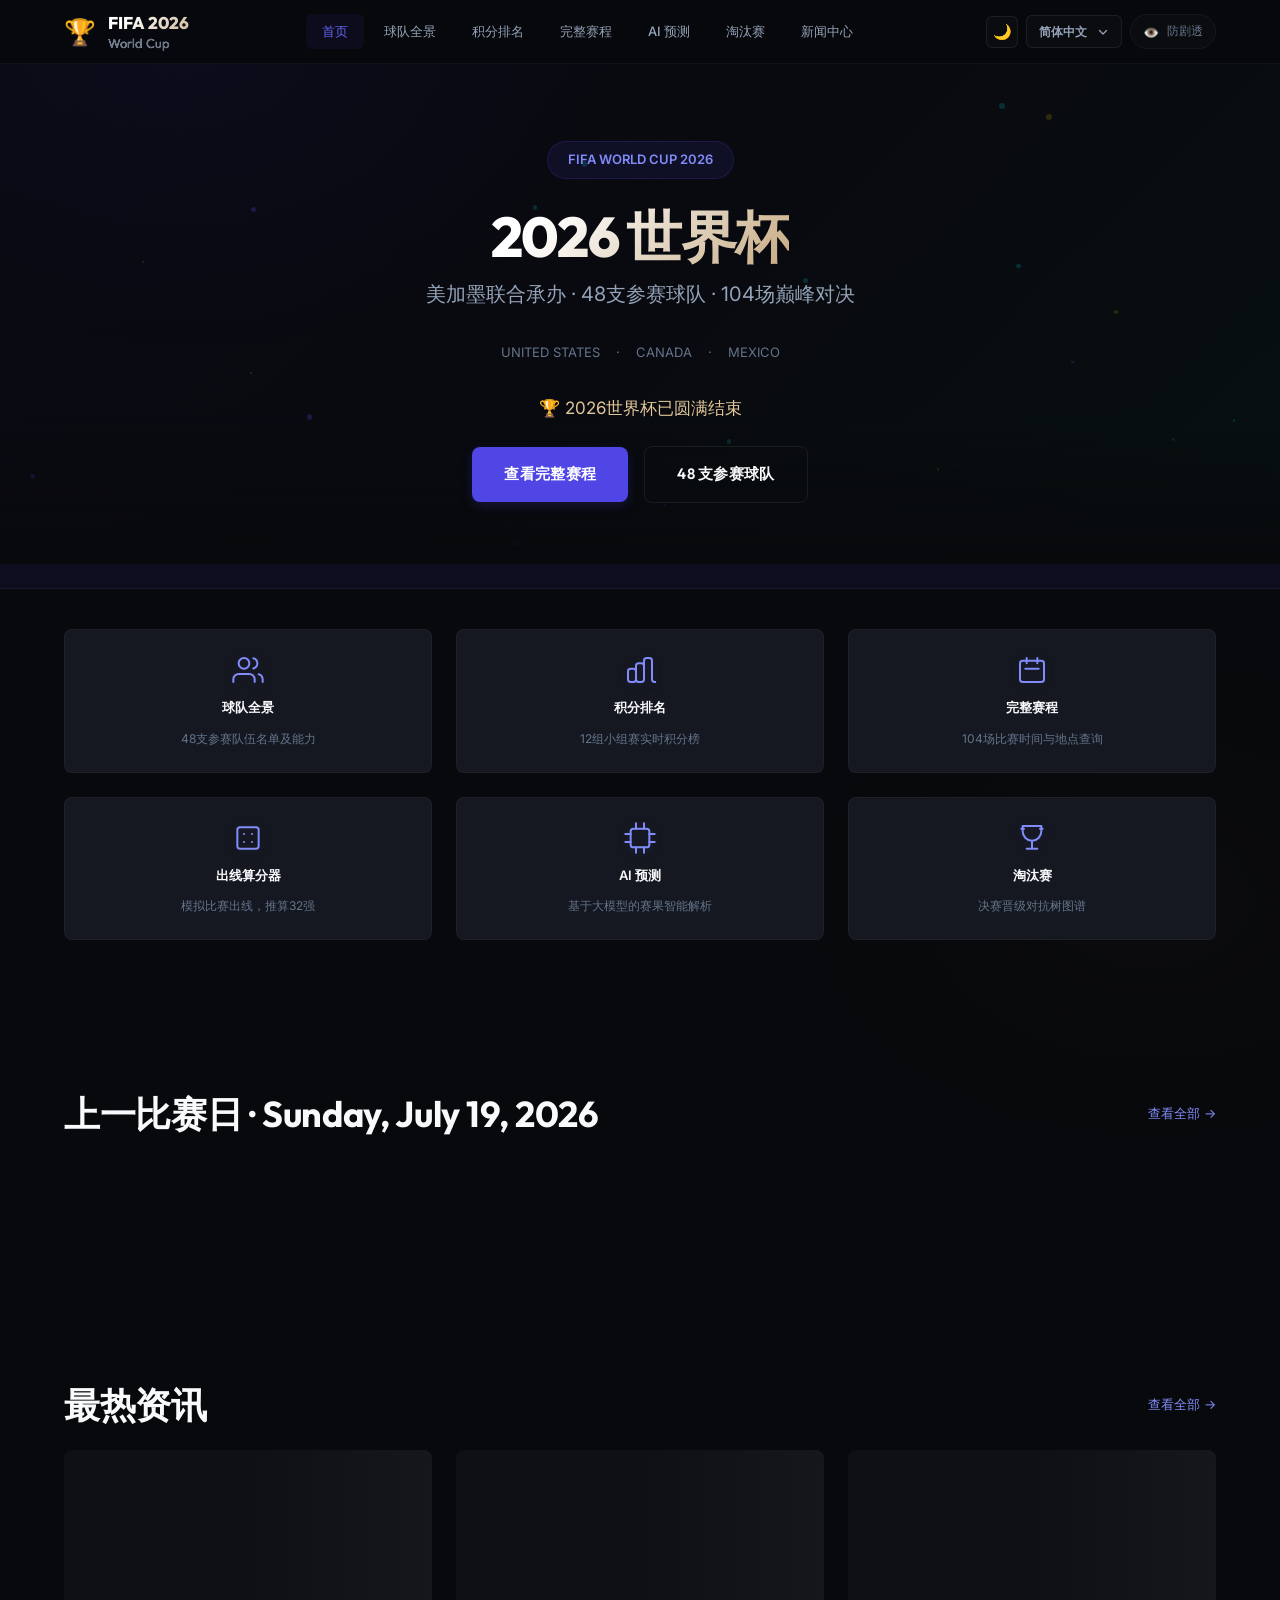
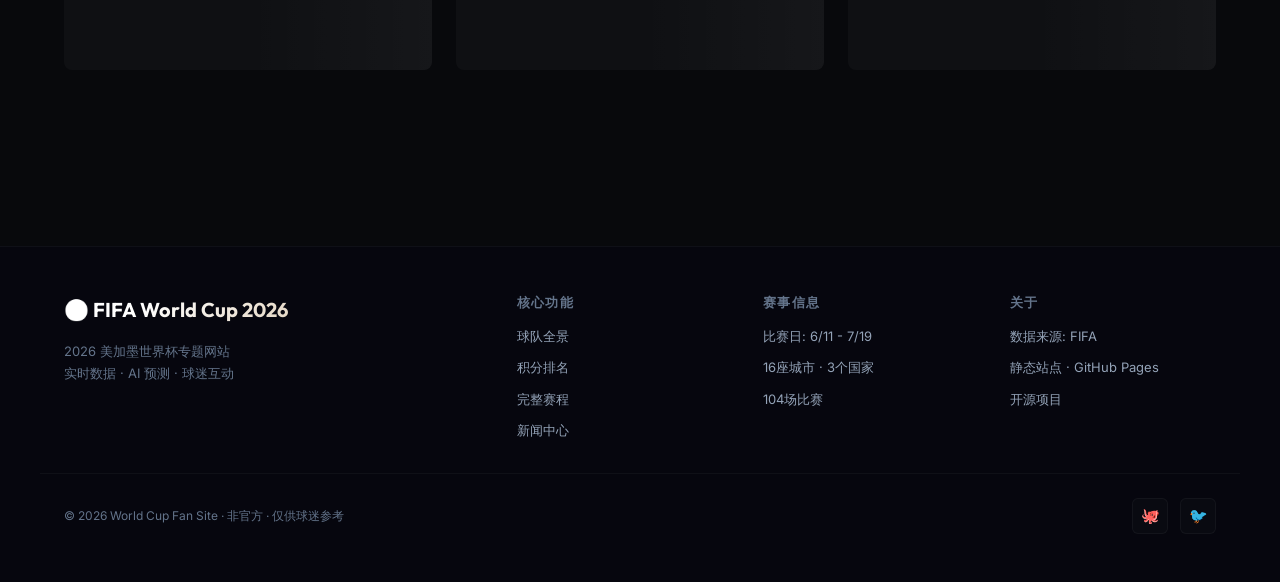
<file: index.html>
<!DOCTYPE html>
<html lang="zh-CN">
<head>
  <meta charset="UTF-8">
  <meta name="viewport" content="width=device-width, initial-scale=1.0">
  <title data-i18n="title">2026 FIFA World Cup · 美加墨世界杯</title>
  <script>
    (function() {
      const theme = localStorage.getItem('world_cup_theme') || 'dark';
      let actualTheme = theme;
      if (theme === 'auto') {
        actualTheme = window.matchMedia('(prefers-color-scheme: dark)').matches ? 'dark' : 'light';
      }
      document.documentElement.setAttribute('data-theme', actualTheme);
    })();
  </script>
  <meta name="description" content="2026 FIFA World Cup 美加墨世界杯专题网站 — 实时数据、AI预测、球迷互动一站式体验">
  <link rel="icon" href="data:image/svg+xml,<svg xmlns=%22http://www.w3.org/2000/svg%22 viewBox=%220 0 100 100%22><text y=%22.9em%22 font-size=%2290%22>⚽</text></svg>">
  <link rel="preconnect" href="https://fonts.googleapis.com">
  <link rel="preconnect" href="https://fonts.gstatic.com" crossorigin>
  <link href="https://fonts.googleapis.com/css2?family=Inter:wght@400;500;600;700&family=Outfit:wght@400;500;600;700;800&display=swap" rel="stylesheet">
  <link rel="stylesheet" href="css/variables.css">
  <link rel="stylesheet" href="css/base.css">
  <link rel="stylesheet" href="css/animations.css">
  <link rel="stylesheet" href="css/components.css">
  <link rel="stylesheet" href="css/layout.css">
  <link rel="stylesheet" href="css/pages/home.css">
  <link rel="stylesheet" href="css/pages/news.css">
</head>
<body>
  <div id="navPlaceholder"></div>

  <div class="page-wrapper">
    <!-- Hero Section -->
    <section class="hero">
      <div class="particles" id="particles"></div>
      <div class="hero-content">
        <div class="hero-badge" data-i18n="hero_badge">FIFA WORLD CUP 2026</div>
        <h1>
          <span class="text-gradient" data-i18n="hero_title">2026 世界杯</span>
        </h1>
        <p class="hero-subtitle" data-i18n="hero_subtitle">美加墨联合承办 · 48支参赛球队 · 104场巅峰对决</p>
        <div class="hero-hosts">
          <span>UNITED STATES</span><span>·</span><span>CANADA</span><span>·</span><span>MEXICO</span>
        </div>
        <div id="heroCountdown"></div>
        <div style="margin-top:var(--space-6)">
          <a href="schedule.html" class="btn btn-primary btn-lg" data-i18n="hero_btn_schedule">查看完整赛程</a>
          <a href="teams.html" class="btn btn-ghost btn-lg" style="margin-left:var(--space-3)" data-i18n="hero_btn_teams">48 支参赛球队</a>
        </div>
      </div>
    </section>

    <!-- Ticker -->
    <div class="ticker-bar">
      <div class="ticker-track" id="tickerTrack"></div>
    </div>

    <div class="container">
      <!-- Quick Nav -->
      <section class="section" style="padding-top:var(--space-10)">
        <div class="quick-nav">
          <a href="teams.html" class="quick-nav-card scroll-animate">
            <span class="quick-nav-icon">
              <svg viewBox="0 0 24 24" fill="none" stroke="currentColor" stroke-width="1.5"><path stroke-linecap="round" stroke-linejoin="round" d="M17 21v-2a4 4 0 00-4-4H5a4 4 0 00-4 4v2M9 11a4 4 0 100-8 4 4 0 000 8zm14 10v-2a4 4 0 00-3-3.87m-4-12a4 4 0 010 7.75"/></svg>
            </span>
            <span class="quick-nav-label" data-i18n="nav_teams">球队全景</span>
            <span class="quick-nav-desc" data-i18n="desc_teams">48支参赛队伍名单及能力</span>
          </a>
          <a href="standings.html" class="quick-nav-card scroll-animate">
            <span class="quick-nav-icon">
              <svg viewBox="0 0 24 24" fill="none" stroke="currentColor" stroke-width="1.5"><path stroke-linecap="round" stroke-linejoin="round" d="M9 19v-6a2 2 0 00-2-2H5a2 2 0 00-2 2v6a2 2 0 002 2h2a2 2 0 002-2zm0 0V9a2 2 0 012-2h2a2 2 0 012 2v10m-6 0a2 2 0 002 2h2a2 2 0 002-2m0 0V5a2 2 0 012-2h2a2 2 0 012 2v14a2 2 0 002 2h2a2 2 0 002-2"/></svg>
            </span>
            <span class="quick-nav-label" data-i18n="nav_standings">积分排名</span>
            <span class="quick-nav-desc" data-i18n="desc_standings">12组小组赛实时积分榜</span>
          </a>
          <a href="schedule.html" class="quick-nav-card scroll-animate">
            <span class="quick-nav-icon">
              <svg viewBox="0 0 24 24" fill="none" stroke="currentColor" stroke-width="1.5"><path stroke-linecap="round" stroke-linejoin="round" d="M8 7V3m8 4V3m-9 8h10M5 21h14a2 2 0 002-2V7a2 2 0 00-2-2H5a2 2 0 00-2 2v12a2 2 0 002 2z"/></svg>
            </span>
            <span class="quick-nav-label" data-i18n="nav_schedule">完整赛程</span>
            <span class="quick-nav-desc" data-i18n="desc_schedule">104场比赛时间与地点查询</span>
          </a>
          <a href="standings.html" class="quick-nav-card scroll-animate">
            <span class="quick-nav-icon">
              <svg viewBox="0 0 24 24" fill="none" stroke="currentColor" stroke-width="1.5"><rect x="4" y="4" width="16" height="16" rx="2" stroke-linecap="round" stroke-linejoin="round"/><path stroke-linecap="round" stroke-linejoin="round" d="M9 9h.01M15 9h.01M9 15h.01M15 15h.01"/></svg>
            </span>
            <span class="quick-nav-label" data-i18n="calc_title">出线算分器</span>
            <span class="quick-nav-desc" data-i18n="desc_calculator">模拟比赛出线，推算32强</span>
          </a>
          <a href="predictions.html" class="quick-nav-card scroll-animate">
            <span class="quick-nav-icon">
              <svg viewBox="0 0 24 24" fill="none" stroke="currentColor" stroke-width="1.5"><rect x="5" y="5" width="14" height="14" rx="2"/><path d="M9 1v4M15 1v4M9 19v4M15 19v4M1 9h4M1 15h4M19 9h4M19 15h4" stroke-linecap="round" stroke-linejoin="round"/></svg>
            </span>
            <span class="quick-nav-label" data-i18n="nav_predictions">AI预测</span>
            <span class="quick-nav-desc" data-i18n="desc_predictions">基于大模型的赛果智能解析</span>
          </a>
          <a href="bracket.html" class="quick-nav-card scroll-animate">
            <span class="quick-nav-icon">
              <svg viewBox="0 0 24 24" fill="none" stroke="currentColor" stroke-width="1.5"><path stroke-linecap="round" stroke-linejoin="round" d="M12 14a7 7 0 007-7V3H5v4a7 7 0 007 7zm0 0v6m0 0H8m4 0h4M4 5h2M20 5h-2"/></svg>
            </span>
            <span class="quick-nav-label" data-i18n="nav_bracket">淘汰赛</span>
            <span class="quick-nav-desc" data-i18n="desc_bracket">决赛晋级对抗树图谱</span>
          </a>
        </div>
      </section>

      <!-- Today's Matches -->
      <section class="section" style="padding-top:var(--space-10)">
        <div class="section-header">
          <h2 id="matchDayLabel" data-i18n="match_day">比赛日</h2>
          <a href="schedule.html" class="view-all" data-i18n="view_all">查看全部 →</a>
        </div>
        <div class="matches-grid" id="todayMatches">
          <div class="skeleton skeleton-card"></div>
          <div class="skeleton skeleton-card"></div>
          <div class="skeleton skeleton-card"></div>
        </div>
      </section>

      <!-- Match Day Bulletin Board -->
      <section class="section scroll-animate" style="padding-top:0">
        <div id="matchDayBulletin"></div>
      </section>

      <!-- Trending News Section -->
      <section class="section scroll-animate" style="border-top: 1px solid var(--border-color); padding-top: var(--space-8); margin-top: var(--space-8);">
        <div class="section-header">
          <h2 data-i18n="home_trending_news_title">最热资讯</h2>
          <a href="news.html" class="view-all" data-i18n="view_all">查看全部 →</a>
        </div>
        <div class="news-grid" id="trendingNewsGrid">
          <div class="skeleton skeleton-card" style="height:220px"></div>
          <div class="skeleton skeleton-card" style="height:220px"></div>
          <div class="skeleton skeleton-card" style="height:220px"></div>
        </div>
      </section>
    </div>
  </div>

  <div id="footerPlaceholder"></div>

  <script src="js/data-loader.js"></script>
  <script src="js/utils/i18n.js?v=1.1"></script>
  <script src="js/utils/helpers.js"></script>
  <script src="js/utils/calculator.js"></script>
  <script src="js/components/navbar.js"></script>
  <script src="js/components/match-card.js"></script>
  <script src="js/app.js"></script>
  <script src="js/pages/home.js?v=1.2"></script>
  <script>
    // Generate decorative particles
    const particlesEl = document.getElementById('particles');
    if (particlesEl) {
      for (let i = 0; i < 20; i++) {
        const p = document.createElement('div');
        p.className = 'particle';
        p.style.left = Math.random() * 100 + '%';
        p.style.top = Math.random() * 100 + '%';
        p.style.width = (2 + Math.random() * 4) + 'px';
        p.style.height = p.style.width;
        p.style.animationDelay = -(Math.random() * 6) + 's';
        p.style.animationDuration = (4 + Math.random() * 6) + 's';
        particlesEl.appendChild(p);
      }
    }
  </script>
</body>
</html>
</file>
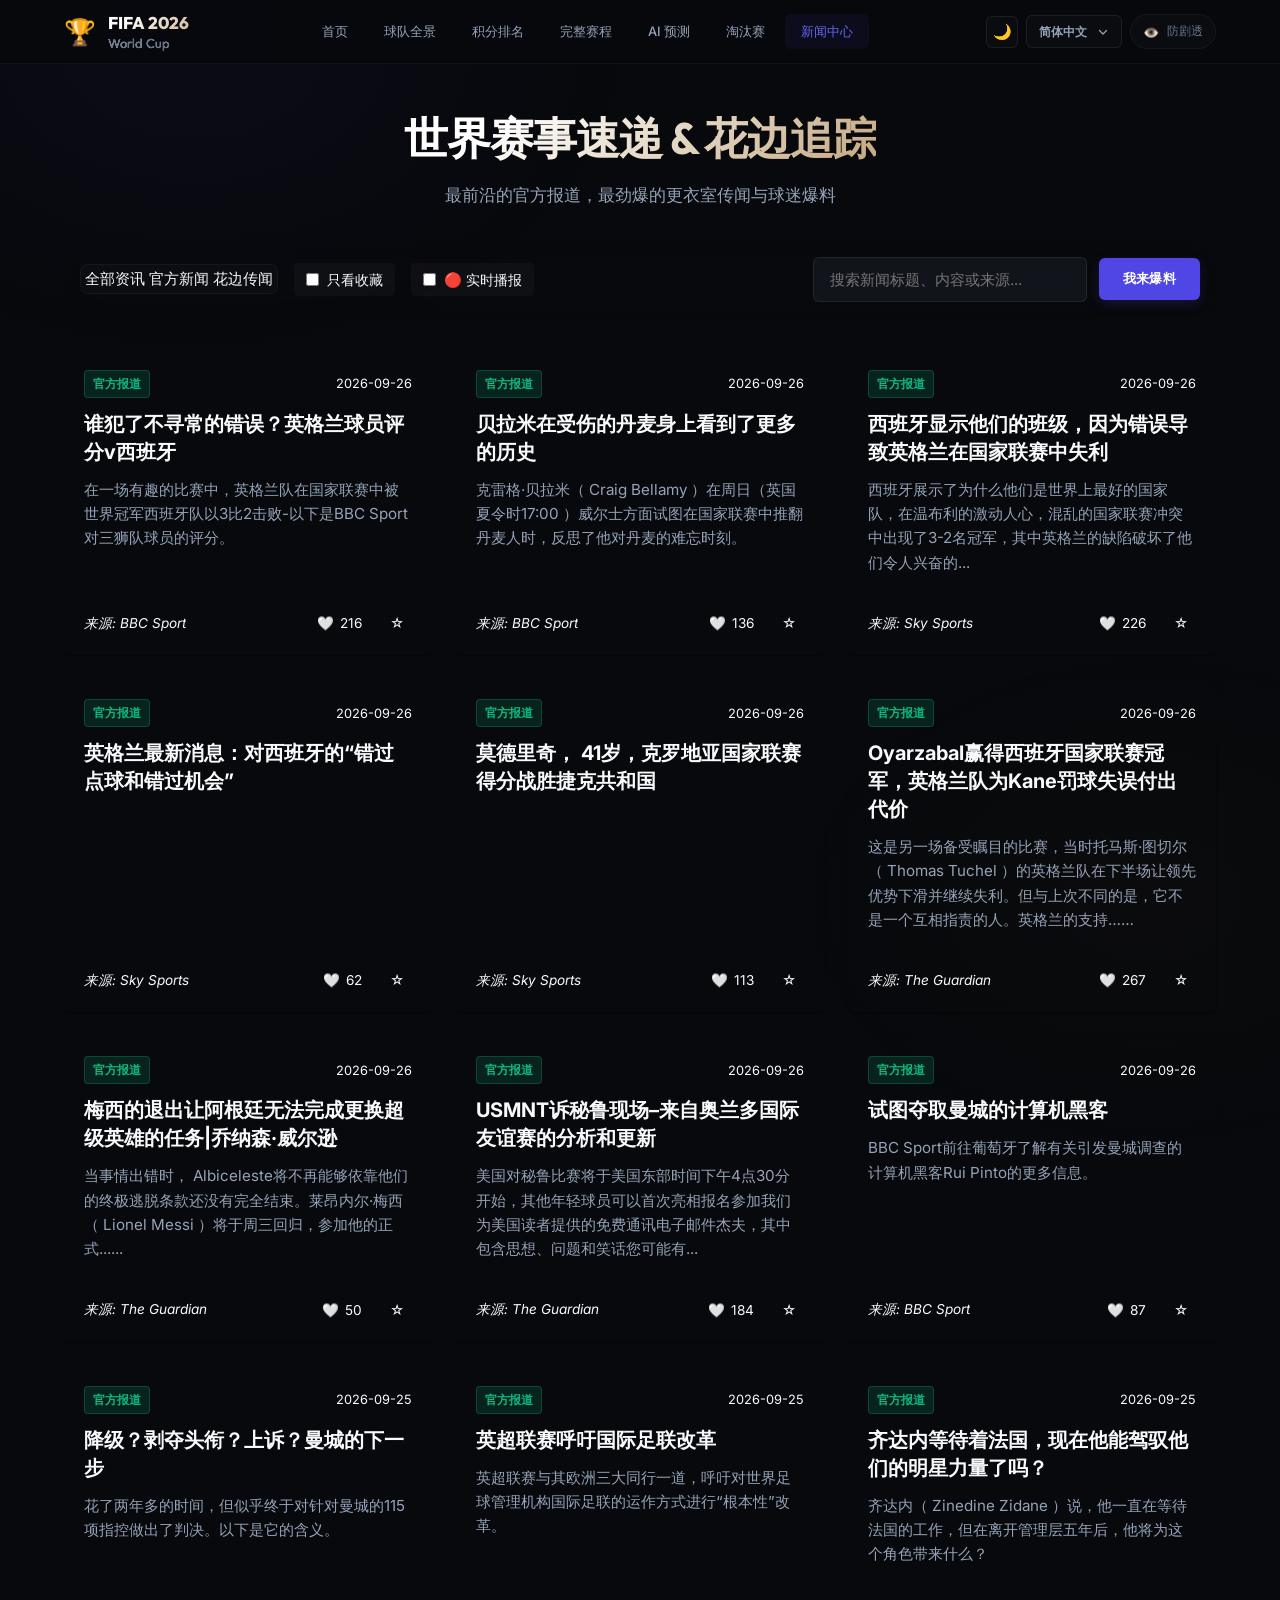
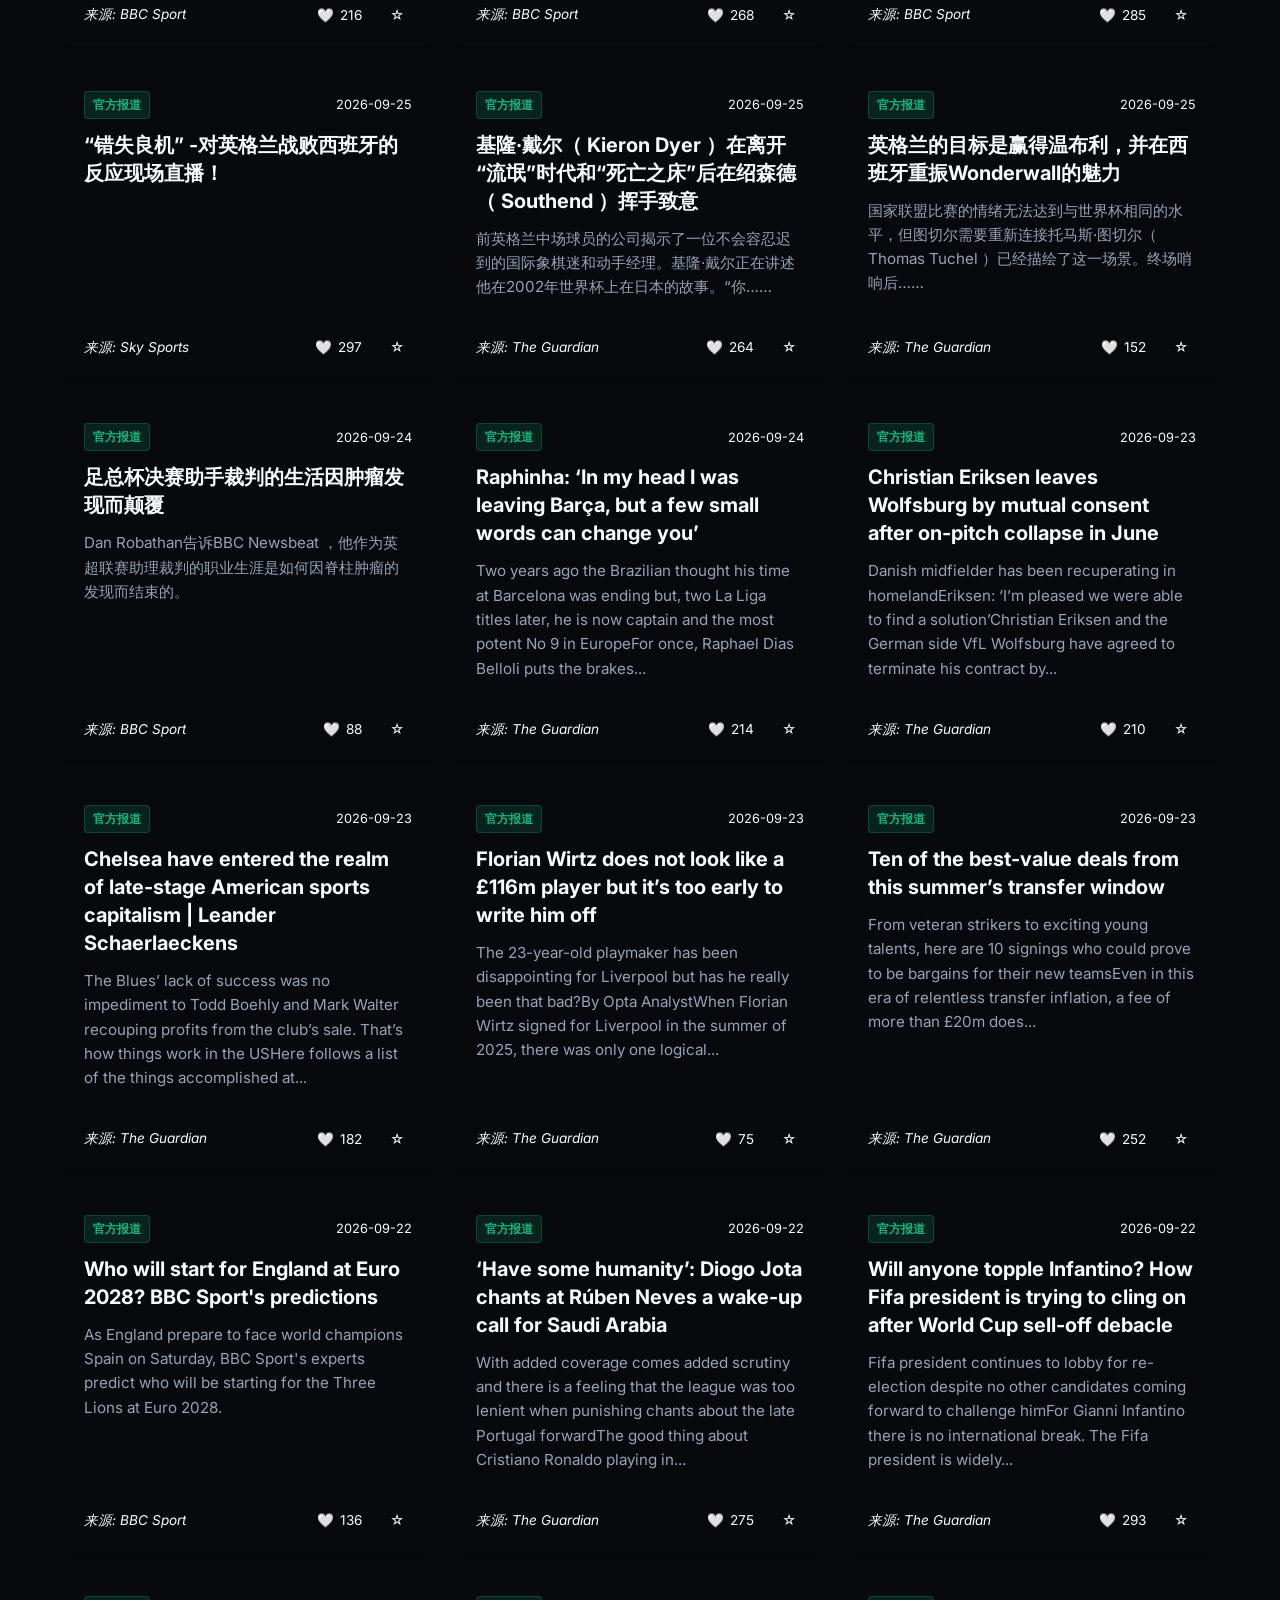
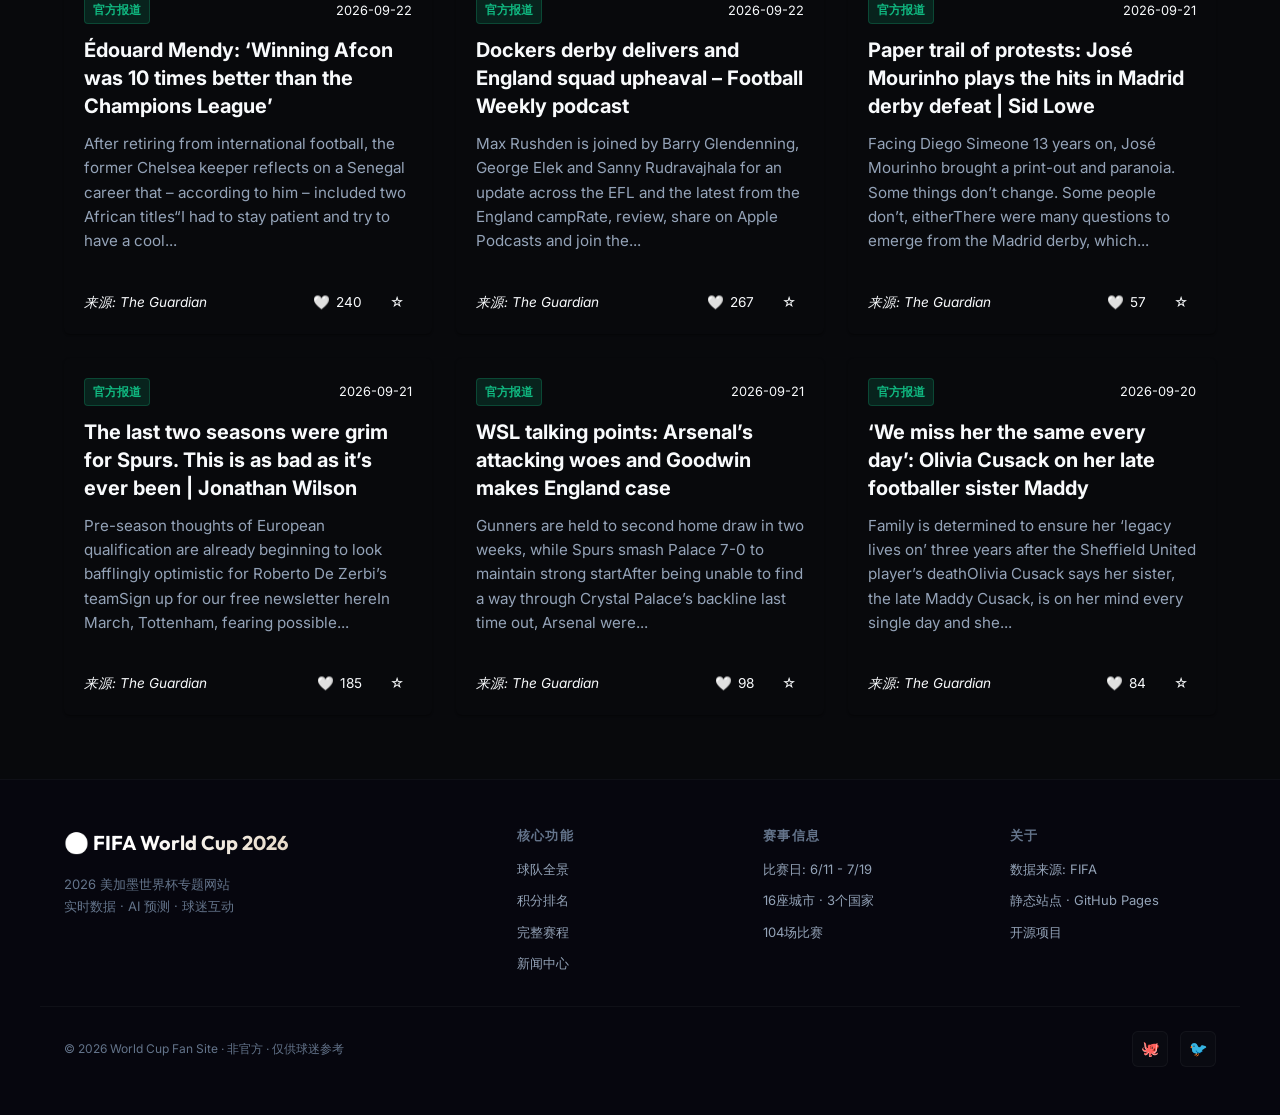
<file: news.html>
<!DOCTYPE html>
<html lang="zh-CN">
<head>
  <meta charset="UTF-8">
  <meta name="viewport" content="width=device-width, initial-scale=1.0">
  <title data-i18n="nav_news">新闻中心 · 2026 FIFA World Cup</title>
  <script>
    (function() {
      const theme = localStorage.getItem('world_cup_theme') || 'dark';
      let actualTheme = theme;
      if (theme === 'auto') {
        actualTheme = window.matchMedia('(prefers-color-scheme: dark)').matches ? 'dark' : 'light';
      }
      document.documentElement.setAttribute('data-theme', actualTheme);
    })();
  </script>
  <meta name="description" content="2026世界杯新闻中心 — 实时官方报道，更衣室八卦与球迷爆料追踪">
  <link rel="icon" href="data:image/svg+xml,<svg xmlns=%22http://www.w3.org/2000/svg%22 viewBox=%220 0 100 100%22><text y=%22.9em%22 font-size=%2290%22>📰</text></svg>">
  <link rel="preconnect" href="https://fonts.googleapis.com">
  <link rel="preconnect" href="https://fonts.gstatic.com" crossorigin>
  <link href="https://fonts.googleapis.com/css2?family=Inter:wght@400;500;600;700&family=Outfit:wght@400;500;600;700;800&display=swap" rel="stylesheet">
  <link rel="stylesheet" href="css/variables.css">
  <link rel="stylesheet" href="css/base.css">
  <link rel="stylesheet" href="css/animations.css">
  <link rel="stylesheet" href="css/components.css">
  <link rel="stylesheet" href="css/layout.css">
  <link rel="stylesheet" href="css/pages/news.css">
</head>
<body>
  <div id="navPlaceholder"></div>

  <div class="page-wrapper">
    <div class="container">
      <div class="page-header">
        <h1><span class="text-gradient" data-i18n="news_header">世界赛事速递 & 花边追踪</span></h1>
        <p data-i18n="news_desc">最前沿的官方报道，最劲爆的更衣室传闻与球迷爆料</p>
      </div>

      <!-- Controls: Filters, search and submit tip -->
      <div class="news-controls">
        <div class="news-filters">
          <div class="tab-bar" id="newsTypeSelector">
            <button class="tab-btn active" data-type="all" data-i18n="news_tab_all">全部资讯</button>
            <button class="tab-btn" data-type="official" data-i18n="news_tab_official">官方新闻</button>
            <button class="tab-btn" data-type="gossip" data-i18n="news_tab_gossip">花边传闻</button>
          </div>
          
          <label class="bookmark-filter-wrapper">
            <input type="checkbox" id="bookmarkFilter" />
            <span data-i18n="news_only_bookmarks">只看收藏</span>
          </label>
          
          <label class="live-stream-toggle-wrapper">
            <input type="checkbox" id="liveStreamToggle" />
            <span data-i18n="news_live_stream">🔴 实时播报</span>
          </label>
        </div>

        <div class="news-search-submit">
          <div class="search-filter-box">
            <input type="text" id="newsSearch" data-i18n-placeholder="news_search_placeholder" placeholder="搜索新闻标题、内容或来源..." />
          </div>
          <button class="btn btn-primary" id="openTipModalBtn" data-i18n="news_submit_tip">我来爆料</button>
        </div>
      </div>

      <!-- News Feed Grid -->
      <div class="news-grid" id="newsGrid">
        <div class="skeleton skeleton-card" style="height:280px"></div>
        <div class="skeleton skeleton-card" style="height:280px"></div>
        <div class="skeleton skeleton-card" style="height:280px"></div>
      </div>
    </div>
  </div>

  <!-- News Detail Modal -->
  <div class="modal-overlay" id="newsDetailOverlay">
    <div class="modal-card" style="max-width: 650px;">
      <div class="modal-header">
        <span class="news-card-tag" id="detailTag">官方报道</span>
        <button class="modal-close" id="closeDetailModalBtn">✕</button>
      </div>
      <div class="modal-body" style="max-height: 80vh; overflow-y: auto;">
        <h2 id="detailTitle" style="font-family:var(--font-title); margin-bottom:var(--space-3); line-height:1.3; font-size:1.5rem; color:var(--text-main);"></h2>
        <div style="display:flex; justify-content:space-between; color:var(--text-muted); font-size:0.85rem; margin-bottom:var(--space-5); border-bottom:1px solid var(--border-color); padding-bottom:var(--space-3);">
          <span id="detailDate"></span>
          <span id="detailSource"></span>
        </div>
        <p id="detailContent" style="font-size:1rem; line-height:1.7; color:var(--text-secondary); margin-bottom:var(--space-6); white-space:pre-line;"></p>
        
        <!-- Mock Comments Section -->
        <div style="border-top:1px solid var(--border-color); padding-top:var(--space-4);">
          <h4 style="font-family:var(--font-title); margin-bottom:var(--space-4); color:var(--text-main); display:flex; align-items:center; gap:8px;">
            💬 <span data-i18n="news_comments_title">球迷评论</span>
          </h4>
          <div id="detailComments" style="display:flex; flex-direction:column; gap:var(--space-4);">
            <!-- Dynamic comments go here -->
          </div>
        </div>
      </div>
    </div>
  </div>

  <!-- Submit Tip Modal -->
  <div class="modal-overlay" id="tipModalOverlay">
    <div class="modal-card">
      <div class="modal-header">
        <h3 data-i18n="news_form_title">球迷爆料热线</h3>
        <button class="modal-close" id="closeTipModalBtn">✕</button>
      </div>
      <div class="modal-body">
        <p class="modal-description" data-i18n="news_form_desc">分享你听到的世界杯传闻或更衣室八卦！内容将即时呈现在您的本地新闻列表中（保存在浏览器本地）。</p>
        <form id="tipForm">
          <div class="form-group">
            <label for="tipTitle" data-i18n="news_input_title">爆料标题</label>
            <input type="text" id="tipTitle" required maxlength="60" />
          </div>
          
          <div class="form-group">
            <label for="tipContent" data-i18n="news_input_content">爆料详情</label>
            <textarea id="tipContent" rows="4" required maxlength="500"></textarea>
          </div>

          <div class="form-row">
            <div class="form-group">
              <label for="tipAuthor" data-i18n="news_input_author">爆料人昵称</label>
              <input type="text" id="tipAuthor" required maxlength="25" />
            </div>
            
            <div class="form-group">
              <label for="tipType" data-i18n="news_tab_gossip">分类</label>
              <select id="tipType">
                <option value="gossip" data-i18n="news_tag_gossip">花边传闻</option>
                <option value="official" data-i18n="news_tag_official">官方报道</option>
              </select>
            </div>
          </div>

          <div class="form-actions">
            <button type="submit" class="btn btn-primary" id="submitTipBtn" data-i18n="news_btn_submit">立即提交</button>
          </div>
        </form>
      </div>
    </div>
  </div>

  <!-- Toast Notification -->
  <div class="toast-container" id="toastContainer"></div>

  <div id="footerPlaceholder"></div>

  <script src="js/data-loader.js"></script>
  <script src="js/utils/i18n.js"></script>
  <script src="js/utils/helpers.js"></script>
  <script src="js/utils/calculator.js"></script>
  <script src="js/components/navbar.js"></script>
  <script src="js/app.js"></script>
  <script src="js/pages/news.js"></script>
</body>
</html>
</file>
<file: css/variables.css>
/* ============================================
   2026 FIFA World Cup — Design Tokens
   ============================================ */

:root {
  /* ── Brand Colors (Premium World Cup Tournament Theme) ── */
  --color-primary: #4F46E5;        /* Premium Indigo */
  --color-primary-light: #6366F1;
  --color-primary-dark: #3730A3;
  --color-secondary: #0F172A;      /* Slate Dark */
  --color-secondary-light: #1E293B;
  --color-accent: #10B981;         /* Emerald Accent */
  --color-accent-light: #34D399;
  --color-gold: #C5A880;           /* Champagne Gold */
  --color-gold-dark: #A78BFA;
  --text-gold: #E2C799;

  /* ── Status Colors ── */
  --color-success: #10B981;
  --color-warning: #F59E0B;
  --color-danger: #EF4444;
  --color-info: #3B82F6;
  --color-live: #EF4444;

  /* ── Background Colors (Deep Premium Slate/Black) ── */
  --bg-primary: #08090C;           /* Obsidian Black */
  --bg-secondary: #0E1015;         /* Deep Slate Dark */
  --bg-card: #151820;              /* Matte Card */
  --bg-card-hover: #1C202B;        /* Slightly lighter slate */
  --bg-glass: rgba(255, 255, 255, 0.02);
  --bg-glass-hover: rgba(255, 255, 255, 0.04);
  --bg-elevated: #151820;
  --bg-nav: rgba(8, 9, 12, 0.85);
  --bg-modal-overlay: rgba(3, 4, 6, 0.8);
  --bg-input: #12141C;

  /* ── Text Colors ── */
  --text-primary: #F8FAFC;         /* Off-white */
  --text-secondary: #94A3B8;       /* Muted slate */
  --text-tertiary: #64748B;        /* Muted slate light */
  --text-accent: #818CF8;
  --text-on-primary: #FFFFFF;
  --text-link: #60A5FA;

  /* ── Border Colors ── */
  --border-subtle: rgba(255, 255, 255, 0.04);
  --border-default: rgba(255, 255, 255, 0.07);
  --border-accent: rgba(99, 102, 241, 0.3);
  --border-glow: rgba(99, 102, 241, 0.15);
  --border-gold: rgba(197, 168, 128, 0.3);

  /* ── Gradients ── */
  --gradient-hero: linear-gradient(135deg, #1E1B4B 0%, #0F172A 50%, #064E3B 100%); /* Elegant Dark Indigo to Dark Emerald */
  --gradient-card: linear-gradient(135deg, rgba(79, 70, 229, 0.05) 0%, rgba(15, 23, 42, 0) 100%);
  --gradient-gold: linear-gradient(135deg, #C5A880 0%, #A98E65 100%);
  --gradient-success: linear-gradient(135deg, #10B981 0%, #059669 100%);
  --gradient-danger: linear-gradient(135deg, #EF4444 0%, #DC2626 100%);
  --gradient-glass: linear-gradient(135deg, rgba(255, 255, 255, 0.03) 0%, rgba(255, 255, 255, 0.01) 100%);
  --gradient-radial-glow: radial-gradient(ellipse at center, rgba(79, 70, 229, 0.08) 0%, transparent 70%);
  --gradient-text: linear-gradient(135deg, #FFFFFF 20%, #C5A880 100%); /* Elegant White to Gold */

  /* ── Typography ── */
  --font-heading: 'Outfit', -apple-system, BlinkMacSystemFont, 'Segoe UI', sans-serif;
  --font-body: 'Inter', -apple-system, BlinkMacSystemFont, 'Segoe UI', sans-serif;
  --font-mono: 'JetBrains Mono', 'Fira Code', monospace;

  --text-xs: 0.75rem;    /* 12px */
  --text-sm: 0.8125rem;  /* 13px */
  --text-base: 0.9375rem;/* 15px */
  --text-lg: 1.0625rem;  /* 17px */
  --text-xl: 1.25rem;    /* 20px */
  --text-2xl: 1.5rem;    /* 24px */
  --text-3xl: 1.875rem;  /* 30px */
  --text-4xl: 2.25rem;   /* 36px */
  --text-5xl: 2.75rem;   /* 44px */
  --text-6xl: 3.5rem;    /* 56px */

  --leading-tight: 1.2;
  --leading-normal: 1.5;
  --leading-relaxed: 1.65;

  --font-normal: 400;
  --font-medium: 500;
  --font-semibold: 600;
  --font-bold: 700;
  --font-extrabold: 800;

  /* ── Spacing ── */
  --space-1: 0.25rem;   /* 4px */
  --space-2: 0.5rem;    /* 8px */
  --space-3: 0.75rem;   /* 12px */
  --space-4: 1rem;      /* 16px */
  --space-5: 1.25rem;   /* 20px */
  --space-6: 1.5rem;    /* 24px */
  --space-8: 2rem;      /* 32px */
  --space-10: 2.5rem;   /* 40px */
  --space-12: 3rem;     /* 48px */
  --space-16: 4rem;     /* 64px */
  --space-20: 5rem;     /* 80px */
  --space-24: 6rem;     /* 96px */

  /* ── Border Radius (Modern, Less Over-Rounded) ── */
  --radius-sm: 4px;
  --radius-md: 6px;
  --radius-lg: 8px;
  --radius-xl: 12px;
  --radius-2xl: 16px;
  --radius-full: 9999px;

  /* ── Shadows ── */
  --shadow-sm: 0 1px 2px rgba(0, 0, 0, 0.4);
  --shadow-md: 0 4px 10px rgba(0, 0, 0, 0.5);
  --shadow-lg: 0 10px 25px rgba(0, 0, 0, 0.6);
  --shadow-xl: 0 20px 40px rgba(0, 0, 0, 0.7);
  --shadow-glow: 0 0 20px rgba(79, 70, 229, 0.1);
  --shadow-glow-lg: 0 0 40px rgba(79, 70, 229, 0.15);
  --shadow-gold: 0 0 15px rgba(197, 168, 128, 0.08);
  --shadow-card: 0 2px 12px rgba(0, 0, 0, 0.3), 0 0 0 1px rgba(255, 255, 255, 0.03);
  --shadow-card-hover: 0 10px 30px rgba(0, 0, 0, 0.5), 0 0 0 1px rgba(255, 255, 255, 0.08);

  /* ── Glass Effect ── */
  --glass-blur: blur(16px);
  --glass-blur-heavy: blur(32px);
  --glass-bg: rgba(21, 24, 32, 0.7);
  --glass-border: 1px solid rgba(255, 255, 255, 0.04);

  /* ── Transitions ── */
  --ease-default: cubic-bezier(0.16, 1, 0.3, 1); /* Elegant Out-Expo */
  --ease-bounce: cubic-bezier(0.34, 1.56, 0.64, 1);
  --ease-elastic: cubic-bezier(0.68, -0.55, 0.265, 1.55);
  --duration-fast: 150ms;
  --duration-normal: 300ms;
  --duration-slow: 500ms;
  --duration-slower: 800ms;

  /* ── Z-Index Scale ── */
  --z-base: 0;
  --z-dropdown: 100;
  --z-sticky: 200;
  --z-navbar: 300;
  --z-modal-backdrop: 400;
  --z-modal: 500;
  --z-tooltip: 600;
  --z-toast: 700;

  /* ── Layout ── */
  --max-width: 1200px;
  --nav-height: 64px;
  --sidebar-width: 260px;
}

/* ============================================
   Light Theme Overrides
   ============================================ */
html[data-theme="light"] {
  /* ── Background Colors (Clean Premium Off-White & Slate) ── */
  --bg-primary: #F8FAFC;
  --bg-secondary: #F1F5F9;
  --bg-card: #FFFFFF;
  --bg-card-hover: #EDF2F7;
  --bg-glass: rgba(255, 255, 255, 0.7);
  --bg-glass-hover: rgba(255, 255, 255, 0.85);
  --bg-elevated: #FFFFFF;
  --bg-nav: rgba(248, 250, 252, 0.85);
  --bg-modal-overlay: rgba(15, 23, 42, 0.4);
  --bg-input: #FFFFFF;

  /* ── Text Colors ── */
  --text-primary: #0F172A;
  --text-secondary: #475569;
  --text-tertiary: #64748B;
  --text-accent: #4F46E5;
  --text-on-primary: #FFFFFF;
  --text-link: #2563EB;

  /* ── Border Colors ── */
  --border-subtle: rgba(15, 23, 42, 0.04);
  --border-default: rgba(15, 23, 42, 0.08);
  --border-accent: rgba(79, 70, 229, 0.2);
  --border-glow: rgba(79, 70, 229, 0.05);
  --border-gold: rgba(197, 168, 128, 0.4);

  /* ── Gradients ── */
  --gradient-hero: linear-gradient(135deg, #EEF2FF 0%, #E0F2FE 50%, #ECFDF5 100%);
  --gradient-card: linear-gradient(135deg, rgba(79, 70, 229, 0.02) 0%, rgba(255, 255, 255, 0) 100%);
  --gradient-glass: linear-gradient(135deg, rgba(255, 255, 255, 0.8) 0%, rgba(255, 255, 255, 0.5) 100%);
  --gradient-radial-glow: radial-gradient(ellipse at center, rgba(79, 70, 229, 0.04) 0%, transparent 70%);
  --gradient-text: linear-gradient(135deg, #0F172A 20%, #A98E65 100%);

  /* ── Shadows ── */
  --shadow-sm: 0 1px 2px rgba(15, 23, 42, 0.05);
  --shadow-md: 0 4px 12px rgba(15, 23, 42, 0.08);
  --shadow-lg: 0 10px 25px rgba(15, 23, 42, 0.1);
  --shadow-xl: 0 20px 40px rgba(15, 23, 42, 0.12);
  --shadow-glow: 0 0 20px rgba(79, 70, 229, 0.04);
  --shadow-glow-lg: 0 0 40px rgba(79, 70, 229, 0.06);
  --shadow-gold: 0 0 15px rgba(197, 168, 128, 0.15);
  --shadow-card: 0 4px 20px rgba(15, 23, 42, 0.04), 0 0 0 1px rgba(15, 23, 42, 0.05);
  --shadow-card-hover: 0 12px 30px rgba(15, 23, 42, 0.08), 0 0 0 1px rgba(15, 23, 42, 0.08);

  /* ── Glass Effect ── */
  --glass-bg: rgba(255, 255, 255, 0.7);
  --glass-border: 1px solid rgba(15, 23, 42, 0.06);
}
</file>
<file: css/base.css>
/* ============================================
   2026 FIFA World Cup — Base Styles
   ============================================ */

/* ── Reset ── */
*,
*::before,
*::after {
  margin: 0;
  padding: 0;
  box-sizing: border-box;
}

html {
  scroll-behavior: smooth;
  -webkit-text-size-adjust: 100%;
  -webkit-font-smoothing: antialiased;
  -moz-osx-font-smoothing: grayscale;
  text-rendering: optimizeLegibility;
}

body {
  font-family: var(--font-body);
  font-size: var(--text-base);
  font-weight: var(--font-normal);
  line-height: var(--leading-normal);
  color: var(--text-primary);
  background-color: var(--bg-primary);
  min-height: 100vh;
  overflow-x: hidden;
  position: relative;
}

/* ── Background Ambient Glow ── */
body::before {
  content: '';
  position: fixed;
  top: -30%;
  left: -20%;
  width: 70%;
  height: 70%;
  background: radial-gradient(ellipse, rgba(79, 70, 229, 0.05) 0%, transparent 70%);
  pointer-events: none;
  z-index: -1;
}

body::after {
  content: '';
  position: fixed;
  bottom: -30%;
  right: -20%;
  width: 60%;
  height: 60%;
  background: radial-gradient(ellipse, rgba(197, 168, 128, 0.02) 0%, transparent 70%);
  pointer-events: none;
  z-index: -1;
}

/* ── Typography ── */
h1, h2, h3, h4, h5, h6 {
  font-family: var(--font-heading);
  font-weight: var(--font-bold);
  line-height: var(--leading-tight);
  color: var(--text-primary);
}

h1 { font-size: var(--text-5xl); letter-spacing: -0.02em; }
h2 { font-size: var(--text-4xl); letter-spacing: -0.01em; }
h3 { font-size: var(--text-3xl); }
h4 { font-size: var(--text-2xl); }
h5 { font-size: var(--text-xl); }
h6 { font-size: var(--text-lg); }

p {
  color: var(--text-secondary);
  line-height: var(--leading-relaxed);
}

a {
  color: var(--text-link);
  text-decoration: none;
  transition: color var(--duration-fast) var(--ease-default);
}

a:hover {
  color: var(--color-primary-light);
}

strong, b {
  font-weight: var(--font-semibold);
}

small {
  font-size: var(--text-sm);
  color: var(--text-tertiary);
}

/* ── Lists ── */
ul, ol {
  list-style: none;
}

/* ── Media ── */
img, video, svg {
  max-width: 100%;
  height: auto;
  display: block;
}

/* ── Form Elements ── */
button {
  font-family: inherit;
  font-size: inherit;
  cursor: pointer;
  border: none;
  background: none;
  color: inherit;
}

input, select, textarea {
  font-family: inherit;
  font-size: inherit;
  color: var(--text-primary);
  background: var(--bg-input);
  border: 1px solid var(--border-default);
  border-radius: var(--radius-md);
  padding: var(--space-3) var(--space-4);
  transition: border-color var(--duration-fast) var(--ease-default),
              box-shadow var(--duration-fast) var(--ease-default);
}

input:focus, select:focus, textarea:focus {
  outline: none;
  border-color: var(--color-primary);
  box-shadow: 0 0 0 3px rgba(79, 70, 229, 0.15);
}

/* ── Table ── */
table {
  width: 100%;
  border-collapse: collapse;
}

th {
  font-weight: var(--font-semibold);
  text-align: left;
  color: var(--text-tertiary);
  font-size: var(--text-sm);
  text-transform: uppercase;
  letter-spacing: 0.05em;
}

td {
  color: var(--text-primary);
}

/* ── Scrollbar ── */
::-webkit-scrollbar {
  width: 8px;
  height: 8px;
}

::-webkit-scrollbar-track {
  background: rgba(255, 255, 255, 0.02);
}

::-webkit-scrollbar-thumb {
  background: rgba(255, 255, 255, 0.1);
  border-radius: var(--radius-full);
}

::-webkit-scrollbar-thumb:hover {
  background: rgba(255, 255, 255, 0.2);
}

/* Firefox scrollbar */
* {
  scrollbar-width: thin;
  scrollbar-color: rgba(255, 255, 255, 0.1) transparent;
}

/* ── Selection ── */
::selection {
  background: rgba(79, 70, 229, 0.3);
  color: var(--text-primary);
}

/* ── Utility Classes ── */
.container {
  width: 100%;
  max-width: var(--max-width);
  margin: 0 auto;
  padding: 0 var(--space-6);
}

.section {
  padding: var(--space-16) 0;
}

.sr-only {
  position: absolute;
  width: 1px;
  height: 1px;
  padding: 0;
  margin: -1px;
  overflow: hidden;
  clip: rect(0, 0, 0, 0);
  border: 0;
}

.text-gradient {
  background: var(--gradient-text);
  -webkit-background-clip: text;
  -webkit-text-fill-color: transparent;
  background-clip: text;
}

.text-gold {
  color: var(--text-gold);
}

.text-center {
  text-align: center;
}

.flex-center {
  display: flex;
  align-items: center;
  justify-content: center;
}

.grid-responsive {
  display: grid;
  gap: var(--space-6);
  grid-template-columns: repeat(auto-fill, minmax(300px, 1fr));
}

/* ── Page Wrapper ── */
.page-wrapper {
  min-height: 100vh;
  padding-top: var(--nav-height);
}

.page-header {
  text-align: center;
  padding: var(--space-12) 0 var(--space-8);
}

.page-header h1 {
  margin-bottom: var(--space-4);
}

.page-header p {
  font-size: var(--text-lg);
  max-width: 600px;
  margin: 0 auto;
}

/* ── Responsive ── */
@media (max-width: 1024px) {
  h1 { font-size: var(--text-4xl); }
  h2 { font-size: var(--text-3xl); }
  .container { padding: 0 var(--space-4); }
}

@media (max-width: 768px) {
  h1 { font-size: var(--text-3xl); }
  h2 { font-size: var(--text-2xl); }
  h3 { font-size: var(--text-xl); }
  .section { padding: var(--space-10) 0; }
  .grid-responsive {
    grid-template-columns: 1fr;
  }
}

@media (max-width: 480px) {
  h1 { font-size: var(--text-2xl); }
  .container { padding: 0 var(--space-3); }
}
</file>
<file: css/animations.css>
/* ============================================
   2026 FIFA World Cup — Animations
   ============================================ */

/* ── Keyframes ── */

@keyframes fadeIn {
  from { opacity: 0; }
  to { opacity: 1; }
}

@keyframes fadeInUp {
  from {
    opacity: 0;
    transform: translateY(30px);
  }
  to {
    opacity: 1;
    transform: translateY(0);
  }
}

@keyframes fadeInDown {
  from {
    opacity: 0;
    transform: translateY(-20px);
  }
  to {
    opacity: 1;
    transform: translateY(0);
  }
}

@keyframes fadeInLeft {
  from {
    opacity: 0;
    transform: translateX(-30px);
  }
  to {
    opacity: 1;
    transform: translateX(0);
  }
}

@keyframes fadeInRight {
  from {
    opacity: 0;
    transform: translateX(30px);
  }
  to {
    opacity: 1;
    transform: translateX(0);
  }
}

@keyframes slideInUp {
  from { transform: translateY(100%); }
  to { transform: translateY(0); }
}

@keyframes scaleIn {
  from {
    opacity: 0;
    transform: scale(0.9);
  }
  to {
    opacity: 1;
    transform: scale(1);
  }
}

@keyframes pulse {
  0%, 100% { opacity: 1; }
  50% { opacity: 0.5; }
}

@keyframes pulseGlow {
  0%, 100% {
    box-shadow: 0 0 5px rgba(239, 68, 68, 0.4);
  }
  50% {
    box-shadow: 0 0 20px rgba(239, 68, 68, 0.8), 0 0 40px rgba(239, 68, 68, 0.3);
  }
}

@keyframes shimmer {
  0% {
    background-position: -200% 0;
  }
  100% {
    background-position: 200% 0;
  }
}

@keyframes float {
  0%, 100% { transform: translateY(0px); }
  50% { transform: translateY(-10px); }
}

@keyframes rotate {
  from { transform: rotate(0deg); }
  to { transform: rotate(360deg); }
}

@keyframes countUp {
  from { opacity: 0; transform: translateY(10px); }
  to { opacity: 1; transform: translateY(0); }
}

@keyframes slideRow {
  from {
    opacity: 0;
    transform: translateX(-10px);
  }
  to {
    opacity: 1;
    transform: translateX(0);
  }
}

@keyframes ripple {
  0% {
    transform: scale(0);
    opacity: 0.5;
  }
  100% {
    transform: scale(4);
    opacity: 0;
  }
}

@keyframes scoreFlip {
  0% {
    transform: perspective(400px) rotateX(0deg);
  }
  50% {
    transform: perspective(400px) rotateX(-90deg);
  }
  100% {
    transform: perspective(400px) rotateX(0deg);
  }
}

@keyframes backgroundPan {
  0% { background-position: 0% center; }
  100% { background-position: -200% center; }
}

@keyframes gradientShift {
  0% { background-position: 0% 50%; }
  50% { background-position: 100% 50%; }
  100% { background-position: 0% 50%; }
}

@keyframes bounceIn {
  0% {
    opacity: 0;
    transform: scale(0.3);
  }
  50% {
    opacity: 1;
    transform: scale(1.05);
  }
  70% {
    transform: scale(0.9);
  }
  100% {
    transform: scale(1);
  }
}

@keyframes tickerScroll {
  0% { transform: translateX(0); }
  100% { transform: translateX(-50%); }
}

/* ── Animation Utility Classes ── */

.animate-fade-in {
  animation: fadeIn var(--duration-slow) var(--ease-default) forwards;
}

.animate-fade-in-up {
  opacity: 0;
  animation: fadeInUp var(--duration-slow) var(--ease-default) forwards;
}

.animate-fade-in-down {
  opacity: 0;
  animation: fadeInDown var(--duration-slow) var(--ease-default) forwards;
}

.animate-fade-in-left {
  opacity: 0;
  animation: fadeInLeft var(--duration-slow) var(--ease-default) forwards;
}

.animate-fade-in-right {
  opacity: 0;
  animation: fadeInRight var(--duration-slow) var(--ease-default) forwards;
}

.animate-scale-in {
  animation: scaleIn var(--duration-slow) var(--ease-default) forwards;
}

.animate-bounce-in {
  animation: bounceIn 0.6s var(--ease-default) forwards;
}

.animate-float {
  animation: float 3s ease-in-out infinite;
}

.animate-pulse {
  animation: pulse 2s ease-in-out infinite;
}

.animate-pulse-glow {
  animation: pulseGlow 2s ease-in-out infinite;
}

.animate-shimmer {
  background: linear-gradient(
    90deg,
    rgba(255, 255, 255, 0.03) 25%,
    rgba(255, 255, 255, 0.08) 50%,
    rgba(255, 255, 255, 0.03) 75%
  );
  background-size: 200% 100%;
  animation: shimmer 1.5s infinite;
}

.animate-gradient {
  background-size: 200% 200%;
  animation: gradientShift 3s ease infinite;
}

/* ── Scroll-Triggered Animations ── */
/* Elements start hidden and animate in when .is-visible is added */

.scroll-animate {
  opacity: 0;
  transform: translateY(30px);
  transition: opacity var(--duration-slower) var(--ease-default),
              transform var(--duration-slower) var(--ease-default);
}

.scroll-animate.is-visible {
  opacity: 1;
  transform: translateY(0);
}

/* Staggered animation delays for grid children */
.stagger-children > *:nth-child(1) { transition-delay: 0ms; }
.stagger-children > *:nth-child(2) { transition-delay: 60ms; }
.stagger-children > *:nth-child(3) { transition-delay: 120ms; }
.stagger-children > *:nth-child(4) { transition-delay: 180ms; }
.stagger-children > *:nth-child(5) { transition-delay: 240ms; }
.stagger-children > *:nth-child(6) { transition-delay: 300ms; }
.stagger-children > *:nth-child(7) { transition-delay: 360ms; }
.stagger-children > *:nth-child(8) { transition-delay: 420ms; }
.stagger-children > *:nth-child(9) { transition-delay: 480ms; }
.stagger-children > *:nth-child(10) { transition-delay: 540ms; }
.stagger-children > *:nth-child(11) { transition-delay: 600ms; }
.stagger-children > *:nth-child(12) { transition-delay: 660ms; }

/* ── LIVE indicator ── */
.live-indicator {
  display: inline-flex;
  align-items: center;
  gap: var(--space-2);
  color: var(--color-live);
  font-weight: var(--font-bold);
  font-size: var(--text-sm);
  text-transform: uppercase;
  letter-spacing: 0.1em;
}

.live-dot {
  width: 8px;
  height: 8px;
  border-radius: 50%;
  background: var(--color-live);
  animation: pulseGlow 1.5s ease-in-out infinite;
}

/* ── Skeleton Loading ── */
.skeleton {
  border-radius: var(--radius-md);
  background: linear-gradient(
    90deg,
    rgba(255, 255, 255, 0.03) 25%,
    rgba(255, 255, 255, 0.06) 50%,
    rgba(255, 255, 255, 0.03) 75%
  );
  background-size: 200% 100%;
  animation: shimmer 1.5s ease-in-out infinite;
}

.skeleton-text {
  height: 1em;
  margin-bottom: 0.5em;
  border-radius: var(--radius-sm);
}

.skeleton-title {
  height: 1.5em;
  width: 60%;
  margin-bottom: 0.75em;
}

.skeleton-card {
  height: 200px;
  border-radius: var(--radius-lg);
}

/* ── Reduced Motion ── */
@media (prefers-reduced-motion: reduce) {
  *,
  *::before,
  *::after {
    animation-duration: 0.01ms !important;
    animation-iteration-count: 1 !important;
    transition-duration: 0.01ms !important;
    scroll-behavior: auto !important;
  }

  .scroll-animate {
    opacity: 1;
    transform: none;
  }
}
</file>
<file: css/components.css>
/* ============================================
   2026 FIFA World Cup — Reusable Components
   ============================================ */

/* ── Glass Card ── */
.card {
  background: var(--bg-card);
  backdrop-filter: var(--glass-blur);
  -webkit-backdrop-filter: var(--glass-blur);
  border: 1px solid var(--border-subtle);
  border-radius: var(--radius-lg);
  padding: var(--space-6);
  box-shadow: var(--shadow-card);
  transition: transform var(--duration-normal) var(--ease-default),
              box-shadow var(--duration-normal) var(--ease-default),
              border-color var(--duration-normal) var(--ease-default),
              background var(--duration-normal) var(--ease-default);
}

.card:hover {
  transform: translateY(-4px);
  box-shadow: var(--shadow-card-hover);
  border-color: var(--border-accent);
  background: var(--bg-card-hover);
}

.card-flat {
  background: var(--bg-card);
  border: 1px solid var(--border-subtle);
  border-radius: var(--radius-lg);
  padding: var(--space-6);
}

.card-glow {
  position: relative;
}

.card-glow::before {
  content: '';
  position: absolute;
  inset: -1px;
  border-radius: inherit;
  background: linear-gradient(135deg, rgba(99, 102, 241, 0.2), rgba(197, 168, 128, 0.1));
  z-index: -1;
  opacity: 0;
  transition: opacity var(--duration-normal) var(--ease-default);
}

.card-glow:hover::before {
  opacity: 1;
}

/* ── Buttons ── */
.btn {
  display: inline-flex;
  align-items: center;
  justify-content: center;
  gap: var(--space-2);
  padding: var(--space-3) var(--space-6);
  border-radius: var(--radius-md);
  font-family: var(--font-heading);
  font-weight: var(--font-semibold);
  font-size: var(--text-sm);
  letter-spacing: 0.02em;
  cursor: pointer;
  transition: all var(--duration-normal) var(--ease-default);
  position: relative;
  overflow: hidden;
  white-space: nowrap;
  user-select: none;
}

.btn::after {
  content: '';
  position: absolute;
  inset: 0;
  background: rgba(255, 255, 255, 0);
  transition: background var(--duration-fast) var(--ease-default);
}

.btn:hover::after {
  background: rgba(255, 255, 255, 0.05);
}

.btn:active {
  transform: scale(0.97);
}

.btn-primary {
  background: var(--color-primary);
  color: var(--text-on-primary);
  border: none;
  box-shadow: 0 4px 12px rgba(79, 70, 229, 0.2);
}

.btn-primary:hover {
  background: var(--color-primary-light);
  box-shadow: 0 6px 20px rgba(79, 70, 229, 0.35);
  transform: translateY(-1px);
}

.btn-ghost {
  background: transparent;
  color: var(--text-primary);
  border: 1px solid var(--border-default);
}

.btn-ghost:hover {
  border-color: var(--color-primary-light);
  color: var(--text-primary);
  background: rgba(79, 70, 229, 0.05);
}

.btn-gold {
  background: var(--gradient-gold);
  color: #1a1a2e;
  border: none;
  font-weight: var(--font-bold);
}

.btn-sm {
  padding: var(--space-2) var(--space-4);
  font-size: var(--text-xs);
}

.btn-lg {
  padding: var(--space-4) var(--space-8);
  font-size: var(--text-base);
  border-radius: var(--radius-lg);
}

.btn-icon {
  width: 40px;
  height: 40px;
  padding: 0;
  border-radius: var(--radius-md);
  font-size: var(--text-lg);
}

/* ── Badges ── */
.badge {
  display: inline-flex;
  align-items: center;
  gap: var(--space-1);
  padding: var(--space-1) var(--space-3);
  border-radius: var(--radius-full);
  font-size: var(--text-xs);
  font-weight: var(--font-semibold);
  letter-spacing: 0.03em;
  text-transform: uppercase;
  white-space: nowrap;
}

.badge-primary {
  background: rgba(79, 70, 229, 0.1);
  color: var(--text-accent);
  border: 1px solid rgba(79, 70, 229, 0.15);
}

.badge-success {
  background: rgba(34, 197, 94, 0.15);
  color: var(--color-success);
  border: 1px solid rgba(34, 197, 94, 0.2);
}

.badge-warning {
  background: rgba(245, 158, 11, 0.15);
  color: var(--color-warning);
  border: 1px solid rgba(245, 158, 11, 0.2);
}

.badge-danger {
  background: rgba(239, 68, 68, 0.15);
  color: var(--color-danger);
  border: 1px solid rgba(239, 68, 68, 0.2);
}

.badge-gold {
  background: rgba(255, 215, 0, 0.15);
  color: var(--text-gold);
  border: 1px solid rgba(255, 215, 0, 0.2);
}

.badge-group {
  background: var(--bg-glass);
  color: var(--text-secondary);
  border: 1px solid var(--border-subtle);
  font-size: var(--text-xs);
}

/* ── Flag Icon ── */
.flag-icon {
  width: 32px;
  height: 32px;
  border-radius: 50%;
  object-fit: cover;
  border: 2px solid var(--border-subtle);
  flex-shrink: 0;
}

.flag-icon-sm {
  width: 24px;
  height: 24px;
}

.flag-icon-lg {
  width: 48px;
  height: 48px;
}

.flag-icon-xl {
  width: 64px;
  height: 64px;
  border-width: 3px;
}

.flag-emoji {
  font-size: 2rem;
  line-height: 1;
}

.flag-emoji-lg {
  font-size: 3rem;
}

.flag-emoji-xl {
  font-size: 4rem;
}

/* ── Progress Bar ── */
.progress-bar {
  display: flex;
  height: 8px;
  border-radius: var(--radius-full);
  background: rgba(255, 255, 255, 0.05);
  overflow: hidden;
  gap: 2px;
}

.progress-segment {
  height: 100%;
  border-radius: var(--radius-full);
  transition: width var(--duration-slow) var(--ease-default);
  min-width: 2px;
}

.progress-segment.win {
  background: var(--gradient-success);
}

.progress-segment.draw {
  background: linear-gradient(135deg, #6B7280, #9CA3AF);
}

.progress-segment.lose {
  background: var(--gradient-danger);
}

/* ── Tabs ── */
.tab-bar {
  display: flex;
  gap: var(--space-1);
  background: var(--bg-glass);
  border: 1px solid var(--border-subtle);
  border-radius: var(--radius-lg);
  padding: var(--space-1);
  overflow-x: auto;
  -webkit-overflow-scrolling: touch;
}

.tab-bar::-webkit-scrollbar {
  display: none;
}

.tab {
  padding: var(--space-2) var(--space-4);
  border-radius: var(--radius-md);
  font-size: var(--text-sm);
  font-weight: var(--font-medium);
  color: var(--text-tertiary);
  cursor: pointer;
  transition: all var(--duration-fast) var(--ease-default);
  white-space: nowrap;
  flex-shrink: 0;
}

.tab:hover {
  color: var(--text-primary);
  background: rgba(255, 255, 255, 0.05);
}

.tab.active {
  color: var(--text-on-primary);
  background: var(--color-primary);
  box-shadow: 0 2px 6px rgba(79, 70, 229, 0.25);
}

/* Group Tabs (A-L) */
.group-tabs {
  display: flex;
  gap: var(--space-2);
  flex-wrap: wrap;
  justify-content: center;
}

.group-tab {
  width: 44px;
  height: 44px;
  display: flex;
  align-items: center;
  justify-content: center;
  border-radius: var(--radius-md);
  font-family: var(--font-heading);
  font-weight: var(--font-bold);
  font-size: var(--text-base);
  color: var(--text-tertiary);
  background: var(--bg-glass);
  border: 1px solid var(--border-subtle);
  cursor: pointer;
  transition: all var(--duration-fast) var(--ease-default);
}

.group-tab:hover {
  color: var(--text-primary);
  border-color: var(--color-primary-light);
  background: rgba(79, 70, 229, 0.05);
}

.group-tab.active {
  color: var(--text-on-primary);
  background: var(--color-primary);
  border-color: var(--color-primary);
  box-shadow: 0 2px 10px rgba(79, 70, 229, 0.3);
}

/* ── Tooltip ── */
.tooltip {
  position: relative;
}

.tooltip::after {
  content: attr(data-tooltip);
  position: absolute;
  bottom: calc(100% + 8px);
  left: 50%;
  transform: translateX(-50%) translateY(5px);
  padding: var(--space-2) var(--space-3);
  background: var(--bg-elevated);
  color: var(--text-primary);
  font-size: var(--text-xs);
  border-radius: var(--radius-sm);
  white-space: nowrap;
  pointer-events: none;
  opacity: 0;
  transition: opacity var(--duration-fast) var(--ease-default),
              transform var(--duration-fast) var(--ease-default);
  z-index: var(--z-tooltip);
  border: 1px solid var(--border-subtle);
  box-shadow: var(--shadow-lg);
}

.tooltip:hover::after {
  opacity: 1;
  transform: translateX(-50%) translateY(0);
}

/* ── Modal ── */
.modal-overlay {
  position: fixed;
  inset: 0;
  background: var(--bg-modal-overlay);
  backdrop-filter: blur(8px);
  z-index: var(--z-modal-backdrop);
  display: flex;
  align-items: center;
  justify-content: center;
  padding: var(--space-6);
  opacity: 0;
  visibility: hidden;
  transition: opacity var(--duration-normal) var(--ease-default),
              visibility var(--duration-normal) var(--ease-default);
}

.modal-overlay.is-open {
  opacity: 1;
  visibility: visible;
}

.modal {
  background: var(--bg-secondary);
  border: 1px solid var(--border-subtle);
  border-radius: var(--radius-xl);
  width: 100%;
  max-width: 700px;
  max-height: 85vh;
  overflow-y: auto;
  box-shadow: var(--shadow-xl);
  transform: scale(0.95) translateY(10px);
  transition: transform var(--duration-normal) var(--ease-default);
}

.modal-overlay.is-open .modal {
  transform: scale(1) translateY(0);
}

.modal-header {
  display: flex;
  align-items: center;
  justify-content: space-between;
  padding: var(--space-6);
  border-bottom: 1px solid var(--border-subtle);
  position: sticky;
  top: 0;
  background: var(--bg-secondary);
  z-index: 1;
  border-radius: var(--radius-xl) var(--radius-xl) 0 0;
}

.modal-header h3 {
  font-size: var(--text-xl);
}

.modal-close {
  width: 36px;
  height: 36px;
  display: flex;
  align-items: center;
  justify-content: center;
  border-radius: var(--radius-md);
  color: var(--text-tertiary);
  font-size: var(--text-xl);
  transition: all var(--duration-fast) var(--ease-default);
}

.modal-close:hover {
  background: rgba(255, 255, 255, 0.1);
  color: var(--text-primary);
}

.modal-body {
  padding: var(--space-6);
}

/* ── Divider ── */
.divider {
  width: 100%;
  height: 1px;
  background: var(--border-subtle);
  margin: var(--space-6) 0;
}

/* ── Empty State ── */
.empty-state {
  text-align: center;
  padding: var(--space-16) var(--space-6);
}

.empty-state-icon {
  font-size: 4rem;
  margin-bottom: var(--space-4);
  opacity: 0.5;
}

.empty-state-title {
  font-size: var(--text-xl);
  color: var(--text-secondary);
  margin-bottom: var(--space-2);
}

.empty-state-desc {
  color: var(--text-tertiary);
  font-size: var(--text-sm);
}

/* ── Strength Meter ── */
.strength-meter {
  display: flex;
  align-items: center;
  gap: var(--space-2);
}

.strength-bar-track {
  flex: 1;
  height: 6px;
  background: rgba(255, 255, 255, 0.05);
  border-radius: var(--radius-full);
  overflow: hidden;
}

.strength-bar-fill {
  height: 100%;
  border-radius: var(--radius-full);
  background: var(--color-primary);
  transition: width var(--duration-slow) var(--ease-default);
}

.strength-value {
  font-size: var(--text-xs);
  font-weight: var(--font-bold);
  color: var(--text-accent);
  min-width: 28px;
  text-align: right;
}

/* ── Countdown ── */
.countdown {
  display: flex;
  gap: var(--space-3);
  justify-content: center;
}

.countdown-item {
  display: flex;
  flex-direction: column;
  align-items: center;
  gap: var(--space-1);
}

.countdown-value {
  font-family: var(--font-heading);
  font-size: var(--text-4xl);
  font-weight: var(--font-extrabold);
  background: var(--gradient-text);
  -webkit-background-clip: text;
  -webkit-text-fill-color: transparent;
  background-clip: text;
  line-height: 1;
}

.countdown-label {
  font-size: var(--text-xs);
  color: var(--text-tertiary);
  text-transform: uppercase;
  letter-spacing: 0.1em;
}

.countdown-separator {
  font-size: var(--text-3xl);
  color: var(--text-tertiary);
  font-weight: var(--font-bold);
  align-self: flex-start;
  margin-top: 4px;
}

/* ── Score Display ── */
.score-display {
  display: flex;
  align-items: center;
  gap: var(--space-3);
  font-family: var(--font-heading);
  font-size: var(--text-3xl);
  font-weight: var(--font-extrabold);
}

.score-dash {
  color: var(--text-tertiary);
  font-size: var(--text-xl);
}

/* ── Filter Chips ── */
.filter-chips {
  display: flex;
  gap: var(--space-2);
  flex-wrap: wrap;
}

.chip {
  padding: var(--space-2) var(--space-4);
  border-radius: var(--radius-full);
  font-size: var(--text-sm);
  font-weight: var(--font-medium);
  color: var(--text-secondary);
  background: var(--bg-glass);
  border: 1px solid var(--border-subtle);
  cursor: pointer;
  transition: all var(--duration-fast) var(--ease-default);
}

.chip:hover {
  color: var(--text-primary);
  border-color: var(--color-primary);
}

.chip.active {
  color: var(--text-on-primary);
  background: var(--color-primary);
  border-color: var(--color-primary);
}

/* ── Simulator Buttons (Win/Draw/Lose) ── */
.sim-btn-group {
  display: flex;
  gap: 2px;
  border-radius: var(--radius-md);
  overflow: hidden;
}

.sim-btn {
  padding: var(--space-1) var(--space-3);
  font-size: var(--text-xs);
  font-weight: var(--font-semibold);
  color: var(--text-tertiary);
  background: rgba(255, 255, 255, 0.03);
  cursor: pointer;
  transition: all var(--duration-fast) var(--ease-default);
  min-width: 32px;
  text-align: center;
}

.sim-btn:hover {
  background: rgba(255, 255, 255, 0.08);
  color: var(--text-primary);
}

.sim-btn.selected-win {
  background: rgba(16, 185, 129, 0.15);
  color: var(--color-success);
}

.sim-btn.selected-draw {
  background: rgba(148, 163, 184, 0.15);
  color: #E2E8F0;
}

.sim-btn.selected-lose {
  background: rgba(239, 68, 68, 0.15);
  color: var(--color-danger);
}
</file>
<file: css/layout.css>
/* ============================================
   2026 FIFA World Cup — Layout
   ============================================ */

/* ── Navbar ── */
.navbar {
  position: fixed;
  top: 0;
  left: 0;
  right: 0;
  height: var(--nav-height);
  background: var(--bg-nav);
  backdrop-filter: var(--glass-blur);
  -webkit-backdrop-filter: var(--glass-blur);
  border-bottom: 1px solid var(--border-subtle);
  z-index: var(--z-navbar);
  transition: background var(--duration-normal) var(--ease-default),
              box-shadow var(--duration-normal) var(--ease-default);
}

.navbar.scrolled {
  background: var(--bg-nav);
  box-shadow: 0 4px 30px rgba(0, 0, 0, 0.15);
}

.navbar-inner {
  display: flex;
  align-items: center;
  justify-content: space-between;
  height: 100%;
  max-width: var(--max-width);
  margin: 0 auto;
  padding: 0 var(--space-6);
}

.navbar-brand {
  display: flex;
  align-items: center;
  gap: var(--space-3);
  text-decoration: none;
  flex-shrink: 0;
}

.navbar-logo {
  font-size: 1.6rem;
  line-height: 1;
}

.navbar-title {
  font-family: var(--font-heading);
  font-weight: var(--font-extrabold);
  font-size: var(--text-lg);
  background: var(--gradient-text);
  -webkit-background-clip: text;
  -webkit-text-fill-color: transparent;
  background-clip: text;
  white-space: nowrap;
}

.navbar-title span {
  font-weight: var(--font-normal);
  font-size: var(--text-sm);
  -webkit-text-fill-color: var(--text-tertiary);
  display: block;
  margin-top: -2px;
}

/* Nav Links */
.nav-links {
  display: flex;
  align-items: center;
  gap: var(--space-1);
}

.nav-link {
  display: flex;
  align-items: center;
  gap: var(--space-2);
  padding: var(--space-2) var(--space-4);
  border-radius: var(--radius-md);
  font-size: var(--text-sm);
  font-weight: var(--font-medium);
  color: var(--text-secondary);
  text-decoration: none;
  transition: all var(--duration-fast) var(--ease-default);
  white-space: nowrap;
}

.nav-link:hover {
  color: var(--text-primary);
  background: rgba(255, 255, 255, 0.05);
}

.nav-link.active {
  color: var(--color-primary-light);
  background: rgba(79, 70, 229, 0.08);
}

.nav-link-icon {
  font-size: var(--text-base);
}

/* Nav Actions */
.nav-actions {
  display: flex;
  align-items: center;
  gap: var(--space-2);
}

/* Spoiler Toggle */
.spoiler-toggle {
  display: flex;
  align-items: center;
  gap: var(--space-2);
  padding: var(--space-2) var(--space-3);
  border-radius: var(--radius-full);
  font-size: var(--text-xs);
  font-weight: var(--font-medium);
  color: var(--text-tertiary);
  background: var(--bg-glass);
  border: 1px solid var(--border-subtle);
  cursor: pointer;
  transition: all var(--duration-fast) var(--ease-default);
}

.spoiler-toggle:hover {
  border-color: var(--color-primary);
  color: var(--text-primary);
}

.spoiler-toggle.active {
  border-color: var(--color-warning);
  color: var(--color-warning);
  background: rgba(245, 158, 11, 0.1);
}

.spoiler-toggle-icon {
  font-size: var(--text-sm);
}

/* Mobile Menu Button */
.mobile-menu-btn {
  display: none;
  width: 40px;
  height: 40px;
  align-items: center;
  justify-content: center;
  border-radius: var(--radius-md);
  color: var(--text-secondary);
  font-size: var(--text-xl);
}

.mobile-menu-btn:hover {
  background: rgba(255, 255, 255, 0.05);
  color: var(--text-primary);
}

/* Mobile Navigation */
.mobile-nav {
  display: none;
  position: fixed;
  top: var(--nav-height);
  left: 0;
  right: 0;
  bottom: 0;
  background: var(--bg-secondary);
  z-index: var(--z-navbar);
  padding: var(--space-6);
  flex-direction: column;
  gap: var(--space-2);
  transform: translateY(-10px);
  opacity: 0;
  pointer-events: none;
  transition: all var(--duration-normal) var(--ease-default);
}

.mobile-nav.is-open {
  transform: translateY(0);
  opacity: 1;
  pointer-events: auto;
}

.mobile-nav .nav-link {
  padding: var(--space-4);
  font-size: var(--text-base);
  border-radius: var(--radius-lg);
}

/* ── Footer ── */
.footer {
  border-top: 1px solid var(--border-subtle);
  padding: var(--space-12) 0;
  margin-top: var(--space-16);
  background: rgba(5, 5, 16, 0.5);
}

.footer-inner {
  max-width: var(--max-width);
  margin: 0 auto;
  padding: 0 var(--space-6);
  display: grid;
  grid-template-columns: 2fr 1fr 1fr 1fr;
  gap: var(--space-10);
}

.footer-brand {
  display: flex;
  flex-direction: column;
  gap: var(--space-4);
}

.footer-brand-name {
  font-family: var(--font-heading);
  font-weight: var(--font-bold);
  font-size: var(--text-xl);
  background: var(--gradient-text);
  -webkit-background-clip: text;
  -webkit-text-fill-color: transparent;
  background-clip: text;
}

.footer-brand p {
  font-size: var(--text-sm);
  color: var(--text-tertiary);
  line-height: var(--leading-relaxed);
}

.footer-section h4 {
  font-size: var(--text-sm);
  text-transform: uppercase;
  letter-spacing: 0.1em;
  color: var(--text-tertiary);
  margin-bottom: var(--space-4);
}

.footer-links {
  display: flex;
  flex-direction: column;
  gap: var(--space-3);
}

.footer-links a {
  font-size: var(--text-sm);
  color: var(--text-secondary);
  transition: color var(--duration-fast) var(--ease-default);
}

.footer-links a:hover {
  color: var(--text-primary);
}

.footer-bottom {
  max-width: var(--max-width);
  margin: var(--space-8) auto 0;
  padding: var(--space-6) var(--space-6) 0;
  border-top: 1px solid var(--border-subtle);
  display: flex;
  align-items: center;
  justify-content: space-between;
  font-size: var(--text-xs);
  color: var(--text-tertiary);
}

.footer-social {
  display: flex;
  gap: var(--space-3);
}

.footer-social a {
  width: 36px;
  height: 36px;
  display: flex;
  align-items: center;
  justify-content: center;
  border-radius: var(--radius-md);
  color: var(--text-tertiary);
  background: var(--bg-glass);
  border: 1px solid var(--border-subtle);
  font-size: var(--text-base);
  transition: all var(--duration-fast) var(--ease-default);
}

.footer-social a:hover {
  color: var(--text-primary);
  border-color: var(--color-primary-light);
  background: rgba(79, 70, 229, 0.05);
}

/* ── Responsive Layout ── */
@media (max-width: 1024px) {
  .footer-inner {
    grid-template-columns: 1fr 1fr;
    gap: var(--space-8);
  }
}

@media (max-width: 768px) {
  .nav-links {
    display: none;
  }

  .mobile-menu-btn {
    display: flex;
  }

  .mobile-nav {
    display: flex;
  }

  .footer-inner {
    grid-template-columns: 1fr;
    gap: var(--space-6);
  }

  .footer-bottom {
    flex-direction: column;
    gap: var(--space-4);
    text-align: center;
  }
}

/* ── Language Selector ── */
.lang-selector-wrapper {
  position: relative;
  display: inline-block;
}

.lang-selector {
  appearance: none;
  -webkit-appearance: none;
  background: var(--bg-glass);
  border: 1px solid var(--border-default);
  color: var(--text-secondary);
  padding: var(--space-2) var(--space-8) var(--space-2) var(--space-3);
  border-radius: var(--radius-md);
  font-size: var(--text-xs);
  font-weight: var(--font-semibold);
  cursor: pointer;
  outline: none;
  transition: all var(--duration-fast) var(--ease-default);
  background-image: url("data:image/svg+xml,%3Csvg xmlns='http://www.w3.org/2000/svg' fill='none' viewBox='0 0 24 24' stroke='%2394A3B8'%3E%3Cpath stroke-linecap='round' stroke-linejoin='round' stroke-width='2.5' d='M19 9l-7 7-7-7'%3E%3C/path%3E%3C/svg%3E");
  background-repeat: no-repeat;
  background-position: right var(--space-3) center;
  background-size: var(--text-xs);
}

.lang-selector:hover {
  border-color: var(--color-primary);
  color: var(--text-primary);
  background-image: url("data:image/svg+xml,%3Csvg xmlns='http://www.w3.org/2000/svg' fill='none' viewBox='0 0 24 24' stroke='%23F8FAFC'%3E%3Cpath stroke-linecap='round' stroke-linejoin='round' stroke-width='2.5' d='M19 9l-7 7-7-7'%3E%3C/path%3E%3C/svg%3E");
}

.lang-selector option {
  background: var(--bg-elevated);
  color: var(--text-primary);
}

html[data-theme="light"] .lang-selector {
  background-image: url("data:image/svg+xml,%3Csvg xmlns='http://www.w3.org/2000/svg' fill='none' viewBox='0 0 24 24' stroke='%23475569'%3E%3Cpath stroke-linecap='round' stroke-linejoin='round' stroke-width='2.5' d='M19 9l-7 7-7-7'%3E%3C/path%3E%3C/svg%3E");
}
html[data-theme="light"] .lang-selector:hover {
  background-image: url("data:image/svg+xml,%3Csvg xmlns='http://www.w3.org/2000/svg' fill='none' viewBox='0 0 24 24' stroke='%230F172A'%3E%3Cpath stroke-linecap='round' stroke-linejoin='round' stroke-width='2.5' d='M19 9l-7 7-7-7'%3E%3C/path%3E%3C/svg%3E");
}

/* ── Theme Switcher Button ── */
.theme-toggle {
  display: flex;
  align-items: center;
  justify-content: center;
  width: 32px;
  height: 32px;
  border-radius: var(--radius-md);
  border: 1px solid var(--border-default);
  background: var(--bg-glass);
  color: var(--text-secondary);
  cursor: pointer;
  transition: all var(--duration-fast) var(--ease-default);
}

.theme-toggle:hover {
  border-color: var(--color-primary);
  color: var(--text-primary);
  background: var(--bg-glass-hover);
  transform: scale(1.05);
}

.theme-toggle span {
  font-size: var(--text-base);
  line-height: 1;
}

/* ── Mobile Actions Block ── */
.mobile-nav-actions {
  display: flex;
  flex-direction: column;
  gap: var(--space-4);
  padding: var(--space-5) 0;
  border-top: 1px solid var(--border-subtle);
  margin-top: var(--space-4);
}

.mobile-nav-action-row {
  display: flex;
  justify-content: space-between;
  align-items: center;
  color: var(--text-secondary);
  font-size: var(--text-sm);
  font-weight: var(--font-medium);
}
}
</file>
<file: css/pages/home.css>
/* ============================================
   2026 FIFA World Cup — Home Page
   ============================================ */

/* ── Hero Section ── */
.hero {
  position: relative;
  min-height: 500px;
  display: flex;
  flex-direction: column;
  align-items: center;
  justify-content: center;
  text-align: center;
  padding: var(--space-16) var(--space-6) var(--space-12);
  overflow: hidden;
}

.hero::before {
  content: '';
  position: absolute;
  inset: 0;
  background: var(--gradient-hero);
  opacity: 0.12;
  z-index: 0;
}

.hero::after {
  content: '';
  position: absolute;
  bottom: 0;
  left: 0;
  right: 0;
  height: 150px;
  background: linear-gradient(to top, var(--bg-primary), transparent);
  z-index: 1;
}

.hero-content {
  position: relative;
  z-index: 2;
  max-width: 800px;
}

.hero-badge {
  display: inline-flex;
  align-items: center;
  gap: var(--space-2);
  padding: var(--space-2) var(--space-5);
  border-radius: var(--radius-full);
  background: rgba(79, 70, 229, 0.1);
  border: 1px solid rgba(79, 70, 229, 0.2);
  color: var(--text-accent);
  font-size: var(--text-sm);
  font-weight: var(--font-semibold);
  margin-bottom: var(--space-6);
  animation: fadeInDown var(--duration-slow) var(--ease-default);
}

.hero h1 {
  font-size: var(--text-6xl);
  font-weight: var(--font-extrabold);
  letter-spacing: -0.03em;
  margin-bottom: var(--space-2);
  animation: fadeInUp 0.6s var(--ease-default);
}

.hero h1 .text-gradient {
  display: inline;
}

.hero-subtitle {
  font-size: var(--text-xl);
  color: var(--text-secondary);
  margin-bottom: var(--space-8);
  animation: fadeInUp 0.6s 0.1s var(--ease-default) backwards;
}

.hero-hosts {
  display: flex;
  align-items: center;
  justify-content: center;
  gap: var(--space-4);
  font-size: var(--text-2xl);
  margin-bottom: var(--space-8);
  animation: fadeInUp 0.6s 0.15s var(--ease-default) backwards;
}

.hero-hosts span {
  font-size: var(--text-sm);
  color: var(--text-tertiary);
}

/* ── Ticker / Score Bar ── */
.ticker-bar {
  width: 100%;
  overflow: hidden;
  background: rgba(18, 18, 50, 0.5);
  border-bottom: 1px solid var(--border-subtle);
  padding: var(--space-3) 0;
  position: relative;
}

.ticker-track {
  display: flex;
  gap: var(--space-6);
  animation: tickerScroll 40s linear infinite;
  width: fit-content;
}

.ticker-track:hover {
  animation-play-state: paused;
}

.ticker-item {
  display: flex;
  align-items: center;
  gap: var(--space-3);
  padding: var(--space-2) var(--space-4);
  border-radius: var(--radius-md);
  background: var(--bg-glass);
  border: 1px solid var(--border-subtle);
  white-space: nowrap;
  font-size: var(--text-sm);
  flex-shrink: 0;
}

.ticker-score {
  font-weight: var(--font-bold);
  color: var(--text-primary);
  font-family: var(--font-heading);
}

.ticker-vs {
  color: var(--text-tertiary);
  font-size: var(--text-xs);
}

.ticker-live {
  border-color: rgba(239, 68, 68, 0.3);
  background: rgba(239, 68, 68, 0.05);
}

/* ── Quick Nav Cards ── */
.quick-nav {
  display: grid;
  grid-template-columns: repeat(3, 1fr);
  gap: var(--space-6);
  margin-bottom: var(--space-12);
}

.quick-nav-card {
  display: flex;
  flex-direction: column;
  align-items: center;
  gap: var(--space-3);
  padding: var(--space-6) var(--space-4);
  text-align: center;
  text-decoration: none;
  color: var(--text-primary);
  background: var(--bg-card);
  border: 1px solid var(--border-subtle);
  border-radius: var(--radius-lg);
  transition: all var(--duration-normal) var(--ease-default);
}

.quick-nav-card:hover {
  transform: translateY(-4px);
  border-color: var(--color-primary-light);
  box-shadow: 0 8px 24px rgba(79, 70, 229, 0.12), var(--shadow-card-hover);
  background: var(--bg-card-hover);
}

.quick-nav-icon {
  width: 32px;
  height: 32px;
  color: var(--text-accent);
  display: flex;
  align-items: center;
  justify-content: center;
  transition: all var(--duration-normal) var(--ease-default);
  filter: drop-shadow(0 2px 4px rgba(79, 70, 229, 0.1));
}

.quick-nav-card:hover .quick-nav-icon {
  color: var(--color-primary-light);
  transform: scale(1.1);
  filter: drop-shadow(0 0 8px rgba(99, 102, 241, 0.45));
}

.quick-nav-icon svg {
  width: 100%;
  height: 100%;
}

.quick-nav-label {
  font-size: var(--text-sm);
  font-weight: var(--font-semibold);
}

.quick-nav-desc {
  font-size: var(--text-xs);
  color: var(--text-tertiary);
}

/* ── Today's Matches Section ── */
.section-header {
  display: flex;
  align-items: center;
  justify-content: space-between;
  margin-bottom: var(--space-6);
}

.section-header h2 {
  display: flex;
  align-items: center;
  gap: var(--space-3);
}

.section-header .view-all {
  font-size: var(--text-sm);
  color: var(--text-accent);
  text-decoration: none;
  display: flex;
  align-items: center;
  gap: var(--space-1);
}

.section-header .view-all:hover {
  color: var(--color-primary-light);
}

/* ── Match Cards Grid ── */
.matches-grid {
  display: grid;
  grid-template-columns: repeat(auto-fill, minmax(340px, 1fr));
  gap: var(--space-4);
}

.match-card {
  display: flex;
  flex-direction: column;
  background: var(--bg-card);
  border: 1px solid var(--border-subtle);
  border-radius: var(--radius-lg);
  overflow: hidden;
  transition: all var(--duration-normal) var(--ease-default);
  cursor: pointer;
}

.match-card:hover {
  transform: translateY(-3px);
  box-shadow: var(--shadow-card-hover);
  border-color: var(--border-accent);
}

.match-card-header {
  display: flex;
  align-items: center;
  justify-content: space-between;
  padding: var(--space-3) var(--space-4);
  background: rgba(255, 255, 255, 0.02);
  border-bottom: 1px solid var(--border-subtle);
}

.match-card-group {
  font-size: var(--text-xs);
  font-weight: var(--font-semibold);
  color: var(--text-tertiary);
  text-transform: uppercase;
  letter-spacing: 0.08em;
}

.match-card-time {
  font-size: var(--text-xs);
  color: var(--text-tertiary);
}

.match-card-body {
  display: flex;
  align-items: center;
  justify-content: space-between;
  padding: var(--space-5) var(--space-4);
  gap: var(--space-3);
}

.match-team {
  display: flex;
  flex-direction: column;
  align-items: center;
  gap: var(--space-2);
  flex: 1;
  min-width: 0;
}

.match-team-flag {
  font-size: 2.5rem;
  line-height: 1;
}

.match-team-name {
  font-size: var(--text-sm);
  font-weight: var(--font-semibold);
  text-align: center;
  white-space: nowrap;
  overflow: hidden;
  text-overflow: ellipsis;
  max-width: 100%;
}

.match-score-center {
  display: flex;
  flex-direction: column;
  align-items: center;
  gap: var(--space-2);
  min-width: 80px;
}

.match-score {
  display: flex;
  align-items: center;
  gap: var(--space-2);
  font-family: var(--font-heading);
  font-size: var(--text-3xl);
  font-weight: var(--font-extrabold);
}

.match-vs {
  font-size: var(--text-lg);
  font-weight: var(--font-bold);
  color: var(--text-tertiary);
}

.match-status {
  font-size: var(--text-xs);
  font-weight: var(--font-semibold);
  text-transform: uppercase;
  letter-spacing: 0.05em;
}

.match-status.upcoming {
  color: var(--text-tertiary);
}

.match-status.live {
  color: var(--color-live);
}

.match-status.finished {
  color: var(--color-success);
}

.match-card-footer {
  display: flex;
  align-items: center;
  justify-content: center;
  padding: var(--space-3) var(--space-4);
  border-top: 1px solid var(--border-subtle);
  font-size: var(--text-xs);
  color: var(--text-tertiary);
  gap: var(--space-2);
}

.match-card-footer span {
  display: flex;
  align-items: center;
  gap: var(--space-1);
}

/* LIVE Match Card */
.match-card.is-live {
  border-color: rgba(239, 68, 68, 0.3);
  box-shadow: 0 0 20px rgba(239, 68, 68, 0.1);
}

/* Spoiler blur */
.match-card.spoiler-hidden .match-score,
.match-card.spoiler-hidden .match-status.finished {
  filter: blur(10px);
  user-select: none;
  cursor: pointer;
  transition: filter var(--duration-normal) var(--ease-default);
}

.match-card.spoiler-hidden .match-score:hover,
.match-card.spoiler-hidden .match-status.finished:hover {
  filter: blur(2px);
}

.match-card.spoiler-revealed .match-score {
  filter: none;
}

/* ── Floating Particles (decorative) ── */
.particles {
  position: absolute;
  inset: 0;
  overflow: hidden;
  pointer-events: none;
  z-index: 0;
}

.particle {
  position: absolute;
  width: 4px;
  height: 4px;
  border-radius: 50%;
  background: rgba(79, 70, 229, 0.25);
  animation: float 6s ease-in-out infinite;
}

.particle:nth-child(2n) {
  background: rgba(0, 188, 212, 0.2);
  animation-duration: 8s;
  animation-delay: -2s;
}

.particle:nth-child(3n) {
  background: rgba(255, 215, 0, 0.15);
  animation-duration: 10s;
  animation-delay: -4s;
}

/* ── Responsive ── */
@media (max-width: 768px) {
  .hero {
    min-height: 400px;
    padding: var(--space-10) var(--space-4) var(--space-8);
  }

  .hero h1 {
    font-size: var(--text-4xl);
  }

  .hero-subtitle {
    font-size: var(--text-base);
  }

  .quick-nav {
    grid-template-columns: repeat(2, 1fr);
    gap: var(--space-4);
  }

  .quick-nav-card {
    padding: var(--space-4) var(--space-3);
  }

  .quick-nav-icon {
    font-size: 2rem;
  }

  .matches-grid {
    grid-template-columns: 1fr;
  }
}

@media (max-width: 480px) {
  .hero h1 {
    font-size: var(--text-3xl);
  }

  .quick-nav {
    grid-template-columns: 1fr;
  }

  .countdown-value {
    font-size: var(--text-2xl);
  }
}

/* ── Match Day Bulletin Board ── */
#matchDayBulletin {
  margin-bottom: var(--space-8);
}

.bulletin-card {
  background: var(--bg-glass);
  border: 1px solid var(--border-color);
  border-radius: var(--radius-lg);
  padding: var(--space-6);
  position: relative;
  overflow: hidden;
  box-shadow: var(--shadow-sm);
  transition: border-color var(--duration-default) var(--ease-default), box-shadow var(--duration-default) var(--ease-default);
}

.bulletin-card:hover {
  border-color: rgba(79, 70, 229, 0.3);
  box-shadow: 0 10px 30px -10px rgba(0, 0, 0, 0.5), 0 0 15px -3px rgba(79, 70, 229, 0.1);
}

.bulletin-header {
  margin-bottom: var(--space-6);
  border-bottom: 1px solid var(--border-subtle);
  padding-bottom: var(--space-4);
}

.bulletin-title {
  font-family: var(--font-heading);
  font-size: var(--text-xl);
  font-weight: var(--font-bold);
  color: var(--text-primary);
  margin-bottom: var(--space-1);
}

.bulletin-subtitle {
  font-size: var(--text-sm);
  color: var(--text-tertiary);
}

.bulletin-rest-banner {
  display: flex;
  align-items: center;
  gap: var(--space-3);
  background: rgba(197, 168, 128, 0.08);
  border: 1px dashed rgba(197, 168, 128, 0.3);
  border-radius: var(--radius-md);
  padding: var(--space-3) var(--space-4);
  margin-bottom: var(--space-6);
}

.rest-icon {
  font-size: var(--text-lg);
}

.rest-text {
  font-size: var(--text-sm);
  font-weight: var(--font-medium);
  color: var(--text-gold);
}

.bulletin-grid {
  display: grid;
  grid-template-columns: 1fr 1fr;
  gap: var(--space-8);
}

.bulletin-column {
  display: flex;
  flex-direction: column;
  gap: var(--space-4);
}

.bulletin-col-header {
  display: flex;
  align-items: center;
  justify-content: space-between;
  border-bottom: 1px dashed var(--border-subtle);
  padding-bottom: var(--space-2);
}

.bulletin-badge {
  font-size: var(--text-xs);
  font-weight: var(--font-bold);
  padding: var(--space-1) var(--space-3);
  border-radius: var(--radius-sm);
  text-transform: uppercase;
  letter-spacing: 0.05em;
}

.badge-prev {
  background: rgba(79, 70, 229, 0.1);
  color: var(--text-accent);
  border: 1px solid rgba(79, 70, 229, 0.2);
}

.badge-next {
  background: rgba(197, 168, 128, 0.1);
  color: var(--text-gold);
  border: 1px solid rgba(197, 168, 128, 0.2);
}

.bulletin-date {
  font-size: var(--text-sm);
  font-weight: var(--font-semibold);
  color: var(--text-secondary);
}

.bulletin-match-list {
  display: flex;
  flex-direction: column;
  gap: var(--space-3);
}

.bulletin-match-row {
  display: flex;
  align-items: center;
  justify-content: space-between;
  padding: var(--space-3) var(--space-4);
  background: rgba(255, 255, 255, 0.02);
  border: 1px solid var(--border-subtle);
  border-radius: var(--radius-md);
  transition: background-color var(--duration-fast) var(--ease-default);
}

.bulletin-match-row:hover {
  background: rgba(255, 255, 255, 0.04);
}

.bulletin-team {
  display: flex;
  align-items: center;
  gap: var(--space-2);
  width: 40%;
}

.home-team {
  justify-content: flex-end;
  text-align: right;
}

.away-team {
  justify-content: flex-start;
  text-align: left;
}

.team-name {
  font-size: var(--text-sm);
  font-weight: var(--font-medium);
  color: var(--text-primary);
  white-space: nowrap;
  overflow: hidden;
  text-overflow: ellipsis;
}

.bulletin-score {
  font-family: var(--font-heading);
  font-size: var(--text-md);
  font-weight: var(--font-bold);
  color: var(--text-gold);
  text-align: center;
  width: 20%;
}

.bulletin-time-badge {
  font-size: var(--text-xs);
  font-weight: var(--font-semibold);
  color: var(--text-secondary);
  background: var(--bg-secondary);
  border: 1px solid var(--border-subtle);
  padding: var(--space-1) var(--space-3);
  border-radius: var(--radius-full);
  text-align: center;
  width: 20%;
}

@media (max-width: 768px) {
  .bulletin-grid {
    grid-template-columns: 1fr;
    gap: var(--space-6);
  }
}
</file>
<file: css/pages/news.css>
/**
 * 2026 FIFA World Cup — News Center Styles
 */

/* News Controls Layout */
.news-controls {
  display: flex;
  flex-direction: column;
  gap: var(--space-4);
  margin-bottom: var(--space-8);
  padding: var(--space-4);
  background: var(--color-bg-card);
  border: 1px solid var(--border-color);
  border-radius: var(--radius-md);
  backdrop-filter: blur(10px);
}

@media (min-width: 992px) {
  .news-controls {
    flex-direction: row;
    justify-content: space-between;
    align-items: center;
  }
}

.news-filters {
  display: flex;
  flex-wrap: wrap;
  align-items: center;
  gap: var(--space-4);
}

.bookmark-filter-wrapper {
  display: inline-flex;
  align-items: center;
  gap: var(--space-2);
  cursor: pointer;
  font-size: 0.9rem;
  color: var(--text-muted);
  user-select: none;
  padding: 6px 12px;
  background: rgba(255, 255, 255, 0.03);
  border: 1px solid var(--border-color);
  border-radius: var(--radius-sm);
  transition: all 0.2s ease;
}

[data-theme="light"] .bookmark-filter-wrapper {
  background: rgba(0, 0, 0, 0.02);
}

.bookmark-filter-wrapper:hover {
  border-color: var(--color-gold-light);
  color: var(--color-gold);
}

.bookmark-filter-wrapper input {
  cursor: pointer;
  accent-color: var(--color-gold);
}

.news-search-submit {
  display: flex;
  align-items: center;
  gap: var(--space-3);
  width: 100%;
}

@media (min-width: 992px) {
  .news-search-submit {
    width: auto;
  }
}

.news-search-submit .search-filter-box {
  flex-grow: 1;
  margin: 0;
}

.news-search-submit .search-filter-box input {
  width: 100%;
  min-width: 250px;
}

/* News Grid */
.news-grid {
  display: grid;
  grid-template-columns: 1fr;
  gap: var(--space-6);
  margin-bottom: var(--space-12);
}

@media (min-width: 768px) {
  .news-grid {
    grid-template-columns: repeat(2, 1fr);
  }
}

@media (min-width: 1200px) {
  .news-grid {
    grid-template-columns: repeat(3, 1fr);
  }
}

/* News Card */
.news-card {
  display: flex;
  flex-direction: column;
  background: var(--color-bg-card);
  border: 1px solid var(--border-color);
  border-radius: var(--radius-md);
  padding: var(--space-5);
  box-shadow: var(--shadow-sm);
  transition: transform 0.3s cubic-bezier(0.4, 0, 0.2, 1), 
              border-color 0.3s ease, 
              box-shadow 0.3s ease;
  position: relative;
  overflow: hidden;
  animation: fadeInUp 0.5s ease both;
  cursor: pointer;
}

.news-card:hover {
  transform: translateY(-6px);
  border-color: var(--color-gold-light);
  box-shadow: 0 10px 20px -5px rgba(197, 168, 128, 0.15);
}

/* Tags & Categories */
.news-card-header {
  display: flex;
  justify-content: space-between;
  align-items: center;
  margin-bottom: var(--space-3);
}

.news-card-tag {
  font-size: 0.75rem;
  font-weight: 600;
  text-transform: uppercase;
  padding: var(--space-1) var(--space-2);
  border-radius: var(--radius-sm);
}

.news-card-tag.tag-official {
  background: rgba(16, 185, 129, 0.15);
  color: #10B981;
  border: 1px solid rgba(16, 185, 129, 0.25);
}

.news-card-tag.tag-gossip {
  background: rgba(245, 158, 11, 0.15);
  color: #F59E0B;
  border: 1px solid rgba(245, 158, 11, 0.25);
}

.news-card-tag.tag-user {
  background: rgba(139, 92, 246, 0.15);
  color: #a78bfa;
  border: 1px solid rgba(139, 92, 246, 0.25);
}

[data-theme="light"] .news-card-tag.tag-user {
  color: #6d28d9;
}

.news-card-date {
  font-size: 0.8rem;
  color: var(--text-muted);
}

/* Title & Content */
.news-card-title {
  font-family: var(--font-title);
  font-size: 1.25rem;
  font-weight: 700;
  line-height: 1.4;
  margin-bottom: var(--space-3);
  color: var(--text-main);
  transition: color 0.2s ease;
}

.news-card:hover .news-card-title {
  color: var(--color-gold-light);
}

.news-card-summary {
  font-size: 0.95rem;
  line-height: 1.6;
  color: var(--text-secondary);
  flex-grow: 1;
  margin-bottom: var(--space-5);
}

/* Footer / Actions */
.news-card-footer {
  display: flex;
  justify-content: space-between;
  align-items: center;
  padding-top: var(--space-4);
  border-top: 1px solid var(--border-color);
  font-size: 0.85rem;
}

.news-card-source {
  color: var(--text-muted);
  font-style: italic;
  max-width: 50%;
  overflow: hidden;
  text-overflow: ellipsis;
  white-space: nowrap;
}

.news-card-actions {
  display: flex;
  align-items: center;
  gap: var(--space-3);
}

.news-action-btn {
  display: inline-flex;
  align-items: center;
  gap: 6px;
  background: none;
  border: none;
  cursor: pointer;
  color: var(--text-muted);
  font-size: 0.85rem;
  padding: 4px var(--space-2);
  border-radius: var(--radius-sm);
  transition: all 0.2s ease;
}

.news-action-btn:hover {
  background: rgba(255, 255, 255, 0.05);
  color: var(--text-main);
}

[data-theme="light"] .news-action-btn:hover {
  background: rgba(0, 0, 0, 0.03);
}

.news-action-btn.like-btn:hover {
  color: #EF4444;
}

.news-action-btn.like-btn.active {
  color: #EF4444;
  animation: pulse 0.3s ease;
}

.news-action-btn.bookmark-btn:hover {
  color: var(--color-gold-light);
}

.news-action-btn.bookmark-btn.active {
  color: var(--color-gold);
}

/* Modal Styling */
.modal-overlay {
  position: fixed;
  top: 0;
  left: 0;
  right: 0;
  bottom: 0;
  background: rgba(0, 0, 0, 0.7);
  backdrop-filter: blur(8px);
  display: flex;
  justify-content: center;
  align-items: center;
  z-index: 1000;
  opacity: 0;
  pointer-events: none;
  transition: opacity 0.3s ease;
}

.modal-overlay.active {
  opacity: 1;
  pointer-events: auto;
}

.modal-card {
  background: var(--color-bg-card);
  border: 1px solid var(--border-color);
  border-radius: var(--radius-lg);
  width: 90%;
  max-width: 500px;
  box-shadow: var(--shadow-lg);
  overflow: hidden;
  transform: scale(0.9);
  transition: transform 0.3s cubic-bezier(0.34, 1.56, 0.64, 1);
}

.modal-overlay.active .modal-card {
  transform: scale(1);
}

.modal-header {
  display: flex;
  justify-content: space-between;
  align-items: center;
  padding: var(--space-4) var(--space-5);
  background: rgba(255, 255, 255, 0.02);
  border-bottom: 1px solid var(--border-color);
}

.modal-header h3 {
  font-family: var(--font-title);
  color: var(--text-main);
  margin: 0;
}

.modal-close {
  background: none;
  border: none;
  color: var(--text-muted);
  font-size: 1.2rem;
  cursor: pointer;
  transition: color 0.2s ease;
}

.modal-close:hover {
  color: var(--text-main);
}

.modal-body {
  padding: var(--space-5);
}

.modal-description {
  font-size: 0.9rem;
  color: var(--text-secondary);
  margin-bottom: var(--space-4);
  line-height: 1.5;
}

.form-group {
  margin-bottom: var(--space-4);
}

.form-group label {
  display: block;
  font-size: 0.85rem;
  font-weight: 500;
  color: var(--text-secondary);
  margin-bottom: 6px;
}

.form-group input,
.form-group textarea,
.form-group select {
  width: 100%;
  background: rgba(255, 255, 255, 0.05);
  border: 1px solid var(--border-color);
  border-radius: var(--radius-sm);
  color: var(--text-main);
  padding: 10px var(--space-3);
  font-family: inherit;
  font-size: 0.95rem;
  transition: border-color 0.2s ease, box-shadow 0.2s ease;
}

[data-theme="light"] .form-group input,
[data-theme="light"] .form-group textarea,
[data-theme="light"] .form-group select {
  background: rgba(0, 0, 0, 0.02);
}

.form-group input:focus,
.form-group textarea:focus,
.form-group select:focus {
  outline: none;
  border-color: var(--color-gold-light);
  box-shadow: 0 0 0 2px rgba(197, 168, 128, 0.2);
}

.form-row {
  display: grid;
  grid-template-columns: 1fr;
  gap: var(--space-4);
}

@media (min-width: 576px) {
  .form-row {
    grid-template-columns: 1.5fr 1fr;
  }
}

.form-actions {
  display: flex;
  justify-content: flex-end;
  margin-top: var(--space-6);
}

.form-actions button {
  min-width: 120px;
}

/* Toast Notification */
.toast-container {
  position: fixed;
  bottom: var(--space-6);
  right: var(--space-6);
  z-index: 1100;
  display: flex;
  flex-direction: column;
  gap: var(--space-3);
  pointer-events: none;
}

.toast {
  background: var(--color-bg-card);
  border: 1px solid var(--color-gold-light);
  border-radius: var(--radius-sm);
  padding: 12px 20px;
  color: var(--text-main);
  font-size: 0.9rem;
  box-shadow: var(--shadow-md);
  display: flex;
  align-items: center;
  gap: var(--space-2);
  transform: translateY(20px);
  opacity: 0;
  animation: slideInUp 0.3s forwards, fadeOut 0.3s 2.7s forwards;
  pointer-events: auto;
  min-width: 250px;
  backdrop-filter: blur(10px);
}

@keyframes slideInUp {
  to {
    transform: translateY(0);
    opacity: 1;
  }
}

@keyframes fadeOut {
  to {
    opacity: 0;
    transform: translateY(-20px);
  }
}

/* Empty state styling */
.news-empty-state {
  grid-column: 1 / -1;
  text-align: center;
  padding: var(--space-12) var(--space-6);
  background: var(--color-bg-card);
  border: 1px dashed var(--border-color);
  border-radius: var(--radius-md);
}

.news-empty-state p {
  color: var(--text-secondary);
  font-size: 1.1rem;
  margin-bottom: var(--space-2);
}

.news-empty-state span {
  color: var(--text-muted);
  font-size: 0.9rem;
}

/* Live stream toggle styling */
.live-stream-toggle-wrapper {
  display: inline-flex;
  align-items: center;
  gap: var(--space-2);
  cursor: pointer;
  font-size: 0.9rem;
  color: var(--text-muted);
  user-select: none;
  padding: 6px 12px;
  background: rgba(255, 255, 255, 0.03);
  border: 1px solid var(--border-color);
  border-radius: var(--radius-sm);
  transition: all 0.2s ease;
}

[data-theme="light"] .live-stream-toggle-wrapper {
  background: rgba(0, 0, 0, 0.02);
}

.live-stream-toggle-wrapper:hover {
  border-color: #EF4444;
  color: #EF4444;
}

.live-stream-toggle-wrapper input {
  cursor: pointer;
  accent-color: #EF4444;
}

/* Animation for new live arrivals */
@keyframes borderFlash {
  0% {
    border-color: var(--color-gold-light);
    box-shadow: 0 0 15px rgba(197, 168, 128, 0.6);
  }
  100% {
    border-color: var(--border-color);
    box-shadow: var(--shadow-sm);
  }
}

.news-card.new-arrival {
  animation: slideInDown 0.6s cubic-bezier(0.34, 1.56, 0.64, 1) both, borderFlash 3s ease-out forwards;
}

@keyframes slideInDown {
  0% {
    opacity: 0;
    transform: translateY(-40px);
  }
  100% {
    opacity: 1;
    transform: translateY(0);
  }
}
</file>
